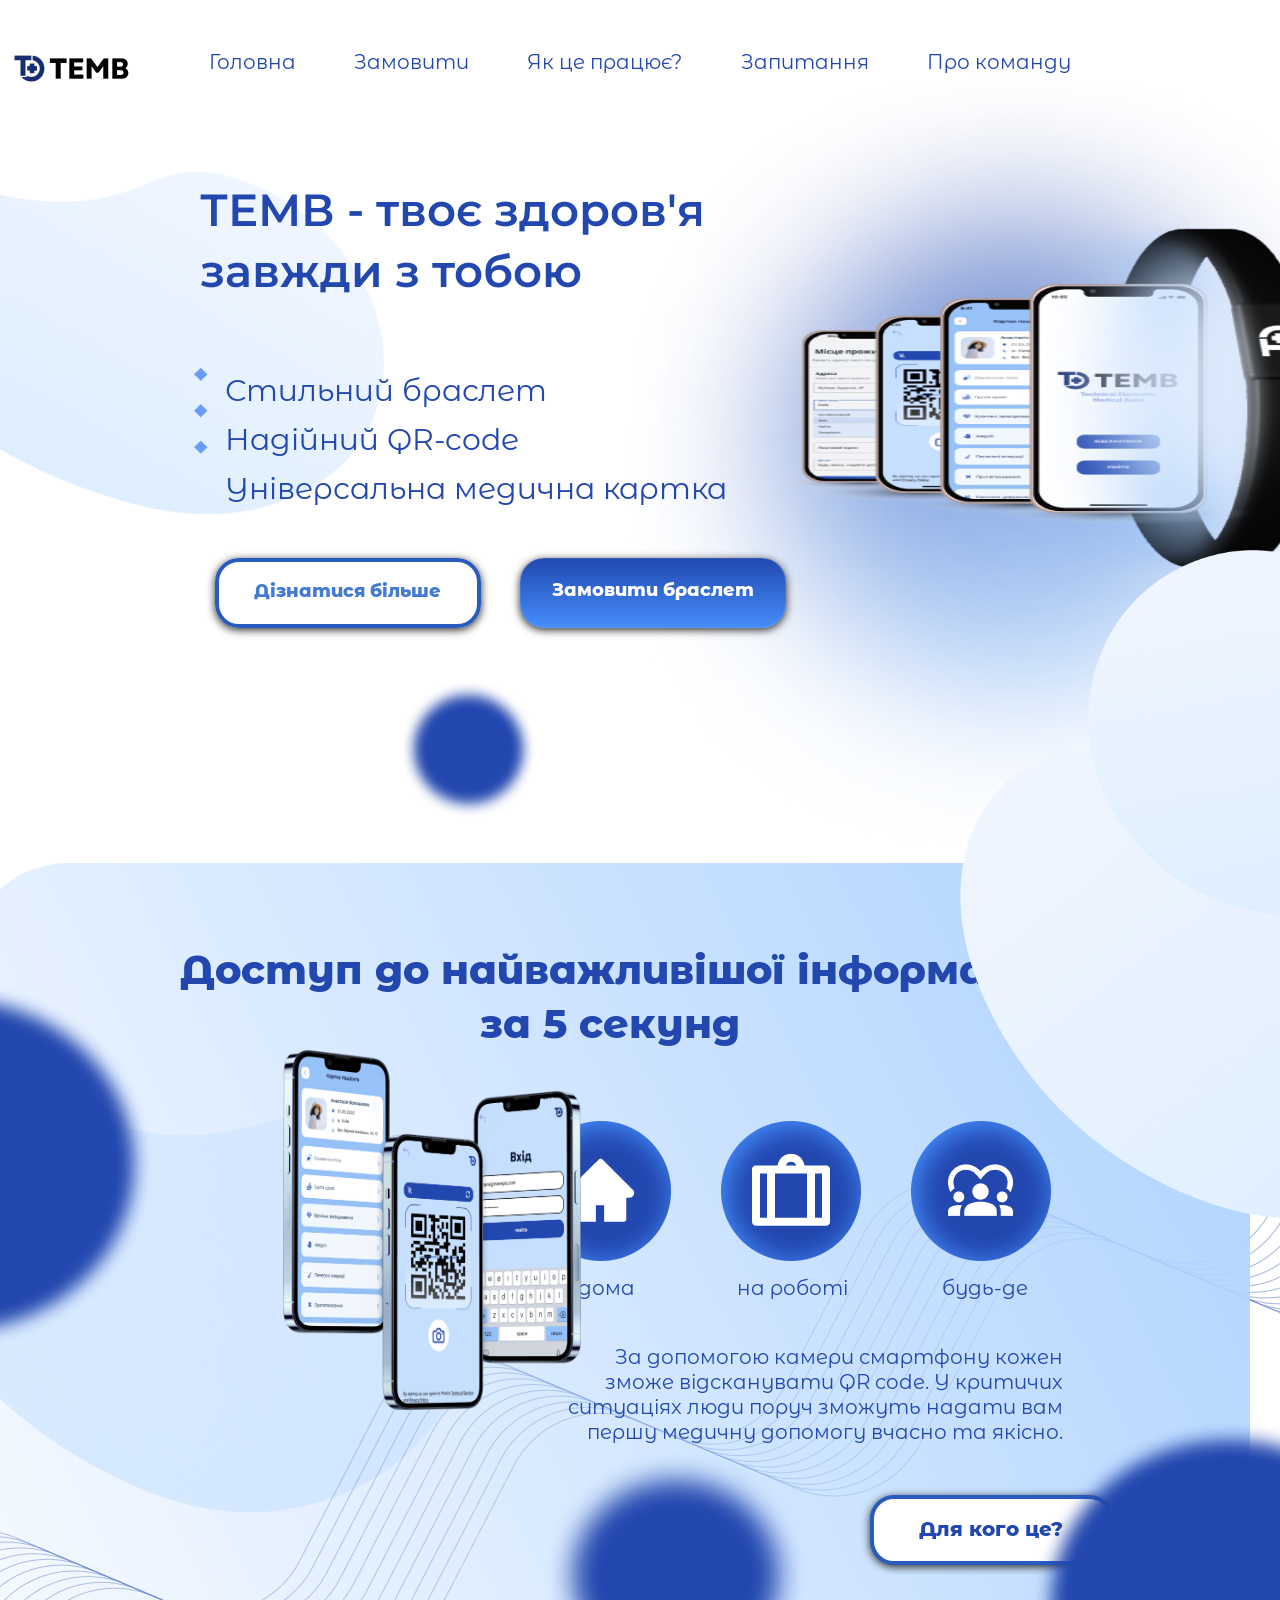
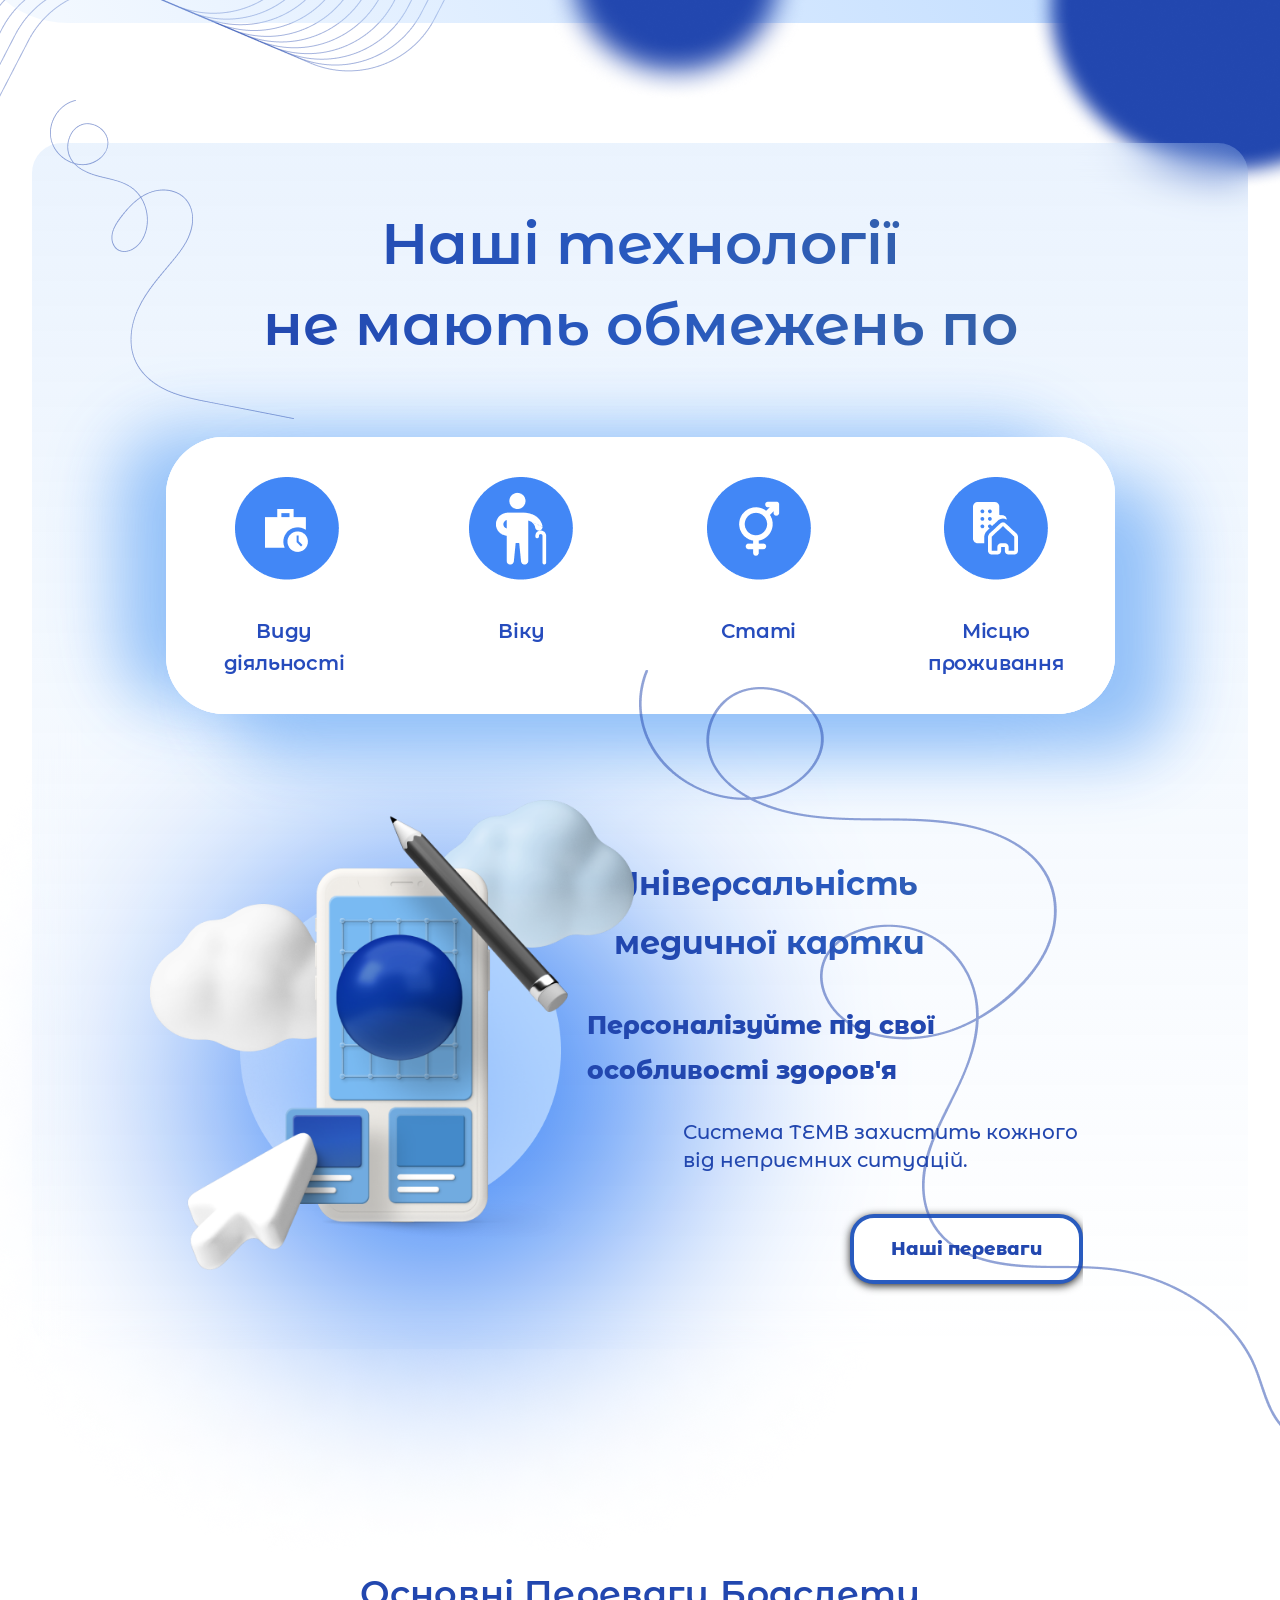
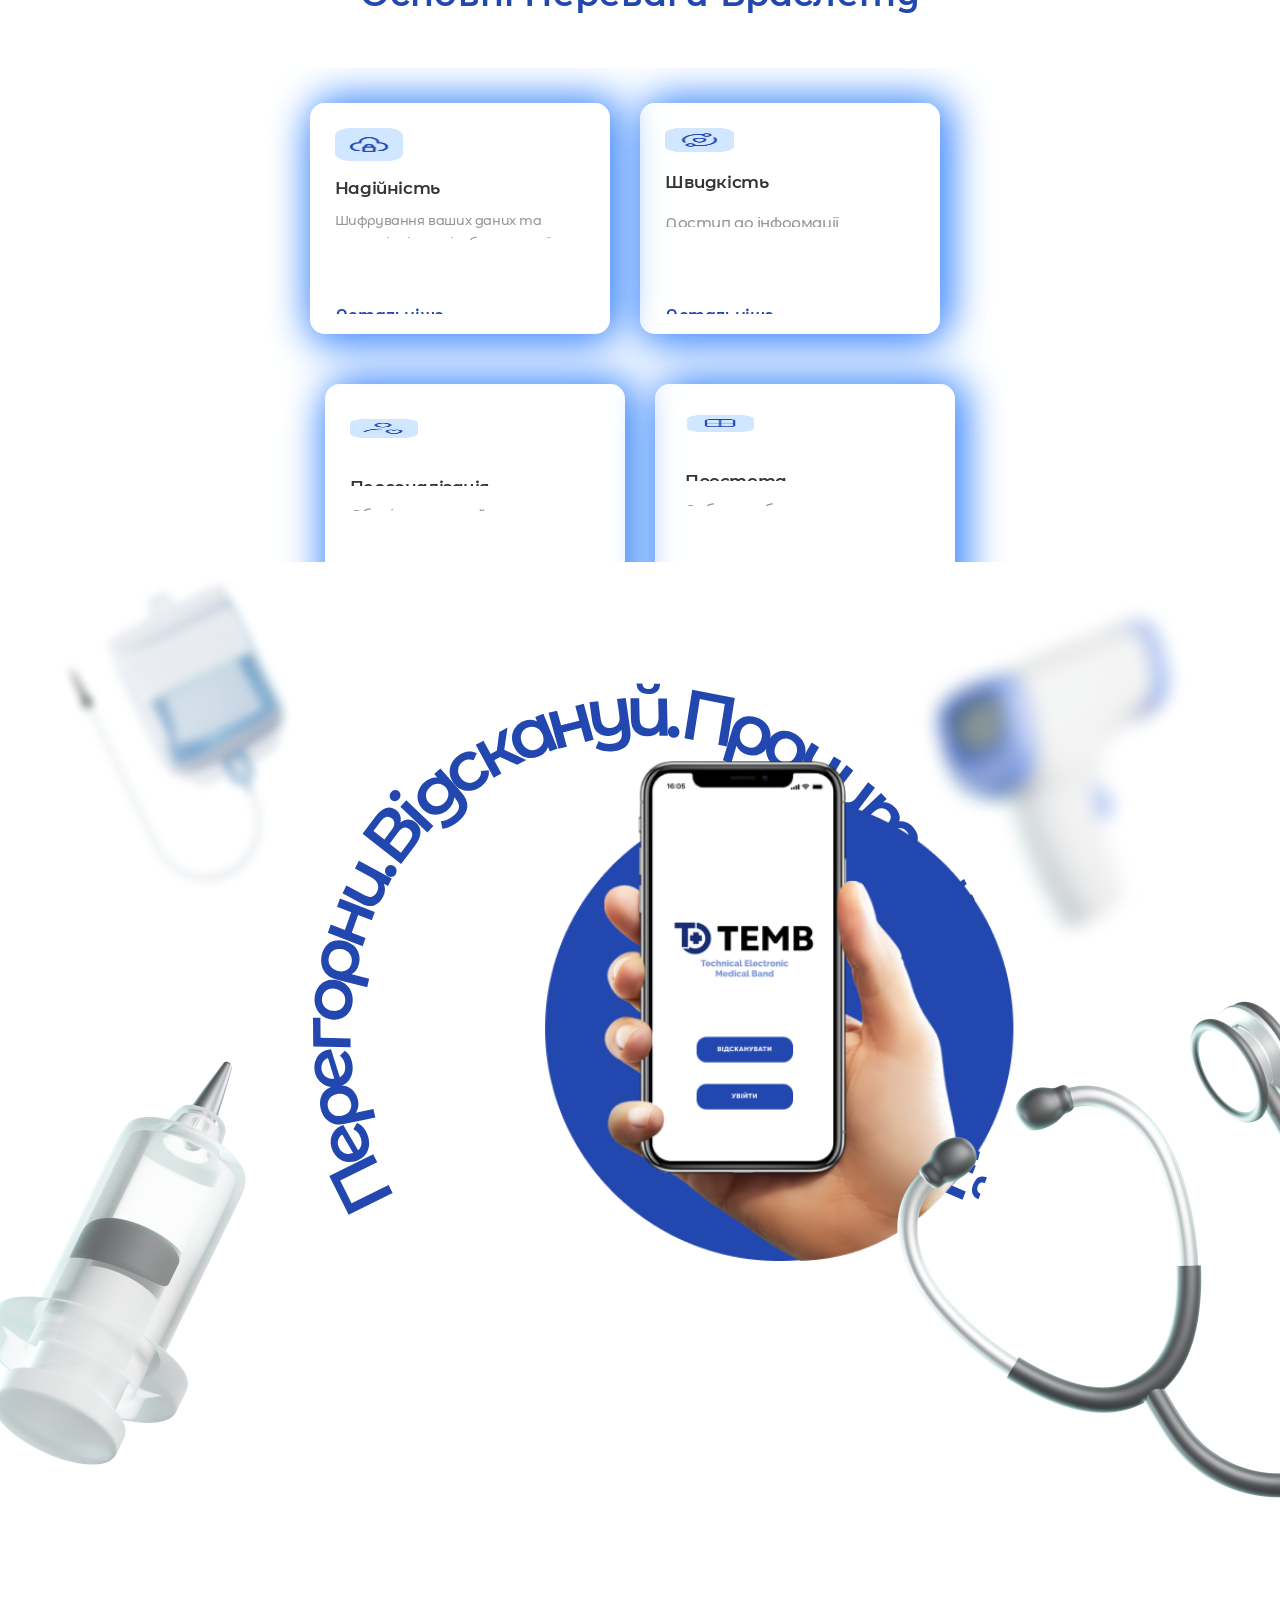
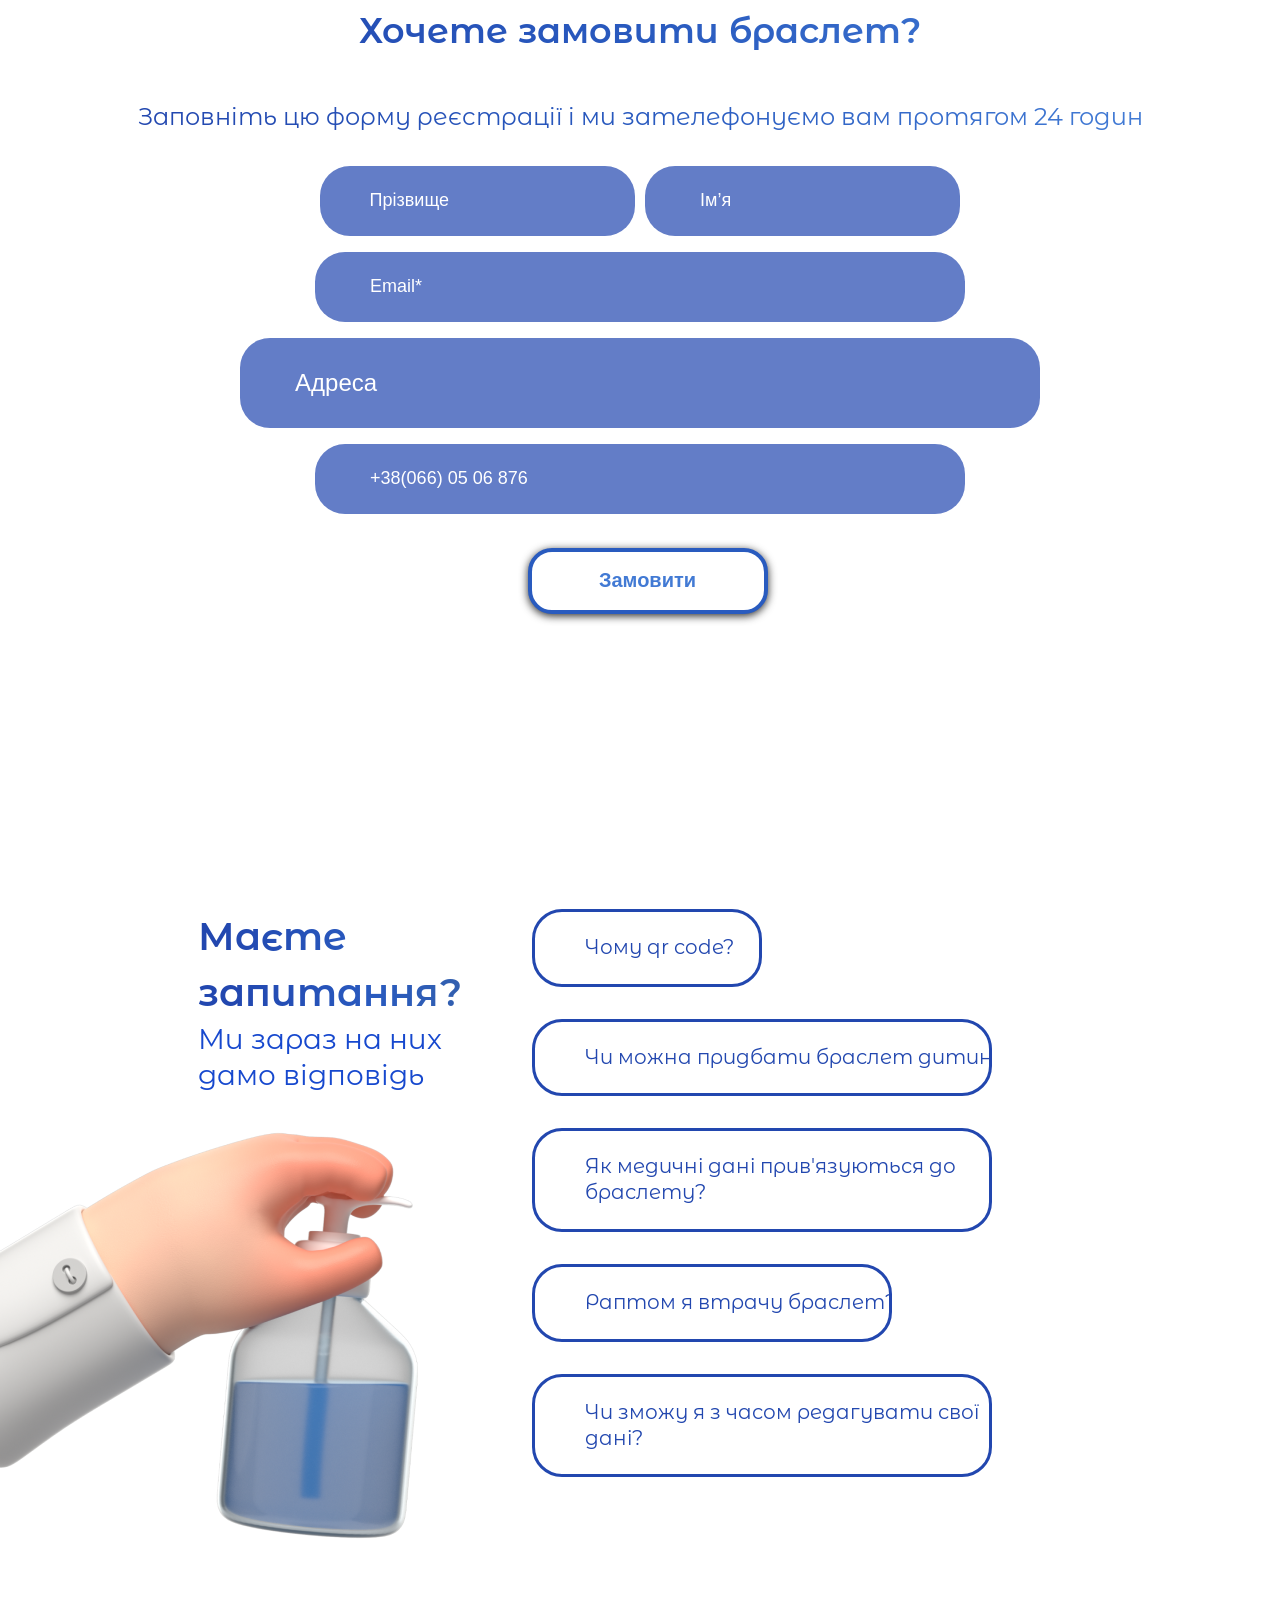
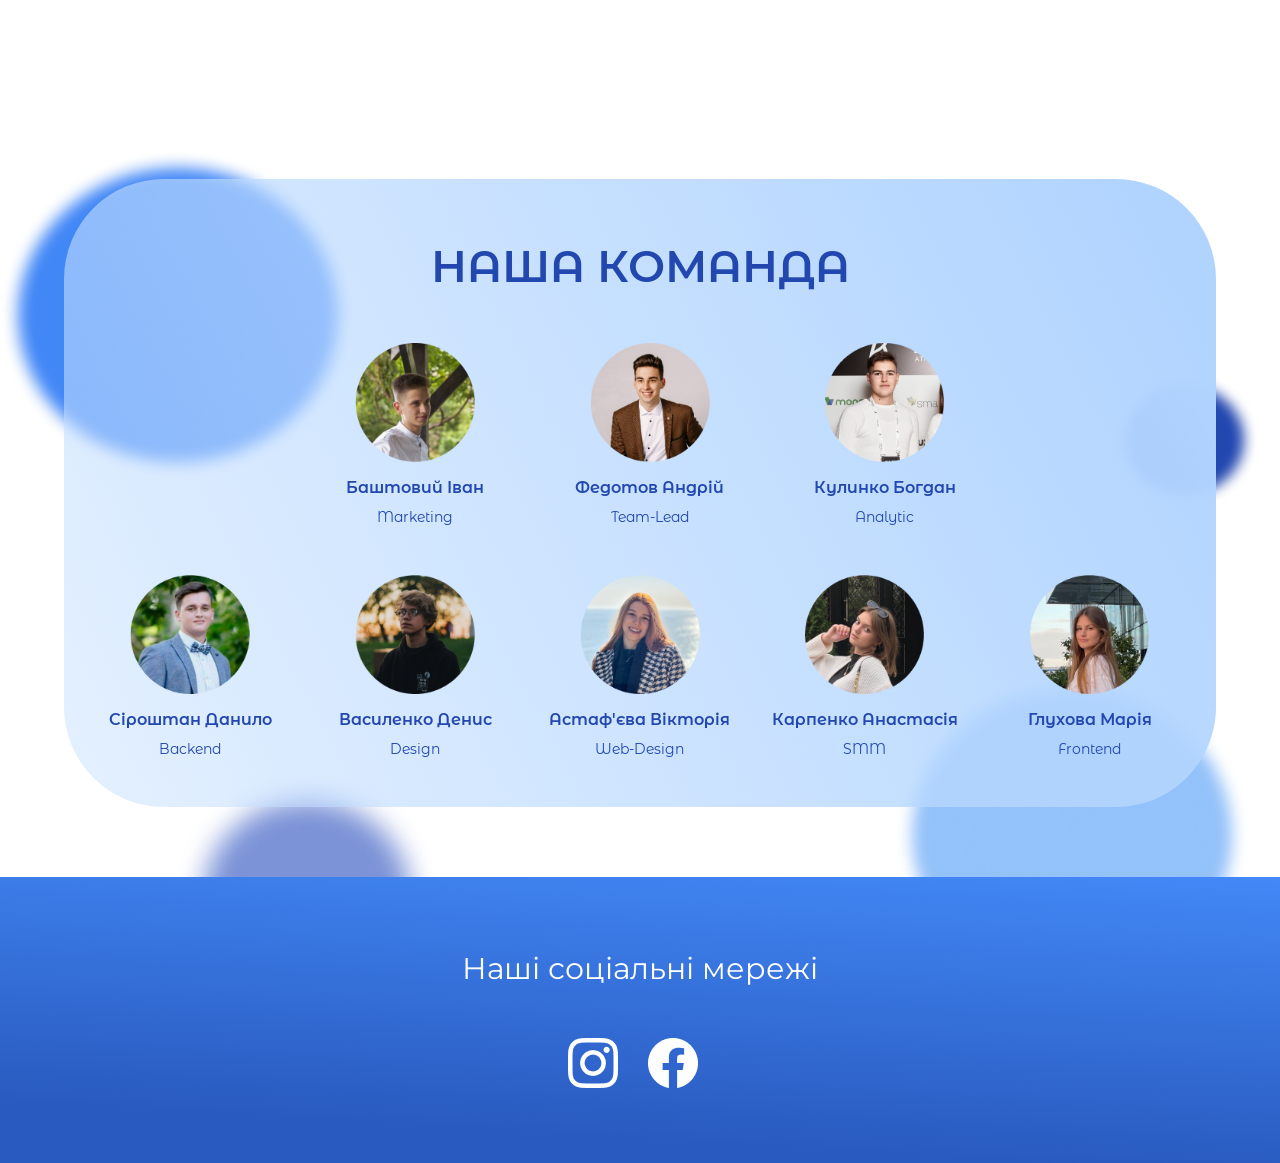
<file: index.html>
<!DOCTYPE html>
<html lang="en">
<head>
    <meta charset="UTF-8">
    <meta http-equiv="X-UA-Compatible" content="IE=edge">
    <meta name="viewport" content="width=device-width, initial-scale=1.0">
    <title>Document</title>
    <link rel="preconnect" href="https://fonts.googleapis.com">
    <link rel="preconnect" href="https://fonts.gstatic.com" crossorigin>
    <link href="https://fonts.googleapis.com/css2?family=Montserrat+Alternates:wght@200;300;400;600;700;800&display=swap" rel="stylesheet">
    <link rel="preconnect" href="https://fonts.googleapis.com">
    <link rel="preconnect" href="https://fonts.gstatic.com" crossorigin>
    <link href="https://fonts.googleapis.com/css2?family=Montserrat:wght@400;600;800&display=swap" rel="stylesheet">
    <link rel="stylesheet" href="style.css">
</head>
<body>

    <img src="./Ellipse 13 (1).png" alt="" class="ellipseFirstSection">
    <img src="./VectorFirstSection.png" alt="" class="vectorFirstSection">
    <img src="./logo.png" alt="" class="logo">
    <img src="./pointsH2.png" alt="" class="pointsH2">
    <img src="./vectorArmFirstSection.png" alt="" class="vectorArmFirstSection">
    <header>
            <nav>
                <a href="#">Головна</a>
                <a href="#fifthSection">Замовити</a>
                <a href="#secondSection">Як це працює?</a>
                <a href="#sixthSection">Запитання</a>
                <a href="#footer">Про команду</a>
            </nav>
    </header>
    
    
    <div class="firstSection">
        <h1>ТЕМВ - твоє здоров'я <br>завжди з тобою</h1>
        <h2>Стильний браслет<br>
            Надійний QR-code<br>
            Універсальна медична картка</h2>
        <div class="buttonFirstSection">
            <a href="#secondSection" class="moreFirstSection">Дізнатися більше</a>
            <a href="#fifthSection" class="orderFirstSection">Замовити браслет</a>
        </div>
    </div>

    <img src="./mainPhotoFirstSection.png" alt="" class="phoneArmFirstSection">
    <img src="./miniElipseFirstSection.png" alt="" class="miniElipseFirstSection">
    

    <div class="secondSection" id="secondSection">
        <div class="secondSectionContent">
            <span class="secondSectionFirstText">Доступ до найважливішої інформації <br>
                за 5 секунд
            </span>
        
            <div class="secondSectionMainContent">
                <div class="icons">
                    <img src="./iconHome.png" alt="" >
                    <img src="./iconJob.png" alt="">
                    <img src="./iconPeople.png" alt="">
                    <p>вдома</p>
                    <p>на роботі</p>
                    <p>будь-де</p>
                </div>
    
                <span class="secondSectionSecondText">За допомогою камери смартфону кожен зможе відсканувати QR code. У критичих ситуаціях люди поруч зможуть надати вам першу медичну допомогу вчасно та якісно.
                </span>
        
                <a href="#thirdSection" class="buttonSecondSection"/>Для кого це?</a>
            </div>
        </div>
    
       </div>
       <img src="./vectorSecondSection.png" alt="" class="vectorSecondSection">
       <img src="./vectorSecondSectionBackIphone.png" alt="" class="vectorSecondSectionBackIphone">
       <img src="./iphoneSecondSection.png" alt="" class="iphoneSecondSection">
       <img src="./Ellipse6.png" alt="" class="Ellipse6">
       <img src="./Ellipse5.png" alt="" class="Ellipse5">
       <img src="./Ellipse2.png" alt="" class="Ellipse2">
       <img src="./linesSecondSection.png" alt="" class="linesSecondSection">

       <div class="thirdSection" id="thirdSection">

        <div class="thirdSectionContent">
            <p class="thirdSectionMainText">Наші технології <br>
                не мають обмежень по</p>
    
            <div class="thirdSectionAnimation">
                <div class="thirdSectionAnimationFirst">
                    <img src="./thirdSectionAnimationFirst.png" alt="">
                    <p class="thirdSectionTextFirstAnimation">Виду <br> діяльності</p>
                </div>
                <div class="thirdSectionAnimationSecond">
                    <img src="./thirdSectionAnimationSecond.png" alt="">
                    <p>Віку</p>
                </div>
                <div class="thirdSectionAnimationThird">
                    <img src="./thirdSectionAnimationThird.png" alt="">
                    <p>Статі</p>
                </div>
                <div class="thirdSectionAnimationFourth">
                    <img src="./thirdSectionAnimationFourth.png" alt="">
                    <p>Місцю <br> проживання</p>
                </div>
            </div>
    
            <div class="thirdSectionText">
                <h1>Універсальність <br> медичної картки</h1>
                <h2>Персоналізуйте під свої <br> особливості здоров&apos;я</h2>
    
                <span class="aboutThirdSection">Система ТЕМВ захистить кожного від неприємних ситуацій.
                </span>
    
                <a href="#fourthSection" class="button"/>Наші переваги</a>
            </div>
    
        </div>
        </div>
       <img src="./EllipseThirdSection.png" alt="" class="EllipseThirdSection">
       <img src="./ovalThirdSection.png" alt="" class="ovalThirdSection">
       <img src="./firstPhoneThirdSection.png" alt="" class="firstPhoneThirdSection">
       <img src="./firstLineThirdSection.png" alt="" class="firstLineThirdSection">
       <img src="./secondLineThirdSection.png" alt="" class="secondLineThirdSection">

       <div class="fourthSection" id="fourthSection">
    
        <h1>Основні переваги браслету</h1>
        
        <div class="Advantages">
            <div class="tracking">
                <img src="./tracking.png" alt="" class="trackingImg">
                <p class="trackingH2">Надійність</p>
                <p class="trackingText"> Шифрування ваших даних та <br> достовірність відображуваної
                інформації</p>
                <a href="#sixthSection" class="aTracking">Детальніше</a>
            </div>
            <div class="emergencyCare">
                <img src="./emergencyCare.png" alt="" class="emergencyCareImg">
                <p class="emergencyCareH2">Швидкість</p>
                <p class="emergencyCareText">Доступ до інформації <br> за 5 секунд</p>
                <a href="#sixthSection" class="aTracking">Детальніше</a>
            </div>
            <div class="detailInfo">
                <img src="./detailInfo.png" alt="" class="detailInfoImg">
                <p class="detailInfoH2">Персоналізація</p>
                <p class="detailInfoText">Оберіть власний <br> стиль браслету</p>
                <a href="#sixthSection" class="aTracking">Детальніше</a>
            </div>
            <div class="consultation">
                <img src="./consultation.png" alt="" class="consultationImg">
                <p class="consultationH2">Простота</p>
                <p class="consultationText">Робота з браслетом <br> в один клік</p>
                <a href="#sixthSection" class="aTracking">Детальніше</a>
            </div>
        </div>
        
   </div>

   <div class="roundTextDiv">
    <img src="./roundText.svg" alt="">
    <img src="./roundTextIphone.png" alt="" class="roundTextIphone">

  </div>

  <img src="./Infusion.png" alt="" class="infusion">
  <img src="./ThermoGun.png" alt="" class="thermoGun">
  <img src="./Syringe.png" alt="" class="syringe">
  <img src="./Stetoscope.png" alt="" class="stetoscope">

  <div class="fifthSection" id="fifthSection">
    <h1>Хочете замовити браслет?</h1>
    <h2>Заповніть цю форму реєстрації і ми зателефонуємо вам протягом 24 годин</h2>

    <form id="tembForm" name="tembForm" method="post">
        <input type="text" size="40" id="flastname" name="flastname" placeholder="Прізвище">
        <input type="text" size="40" id="fname" name="fname" placeholder="Ім’я">
        <input type="email" id="fmail" name="fmail" placeholder="Email*">
        <input type="text" size="40" id="fadress" name="fadress" placeholder="Адреса">
        <input type="tel" id="ftel" name="ftel" placeholder="+38(066) 05 06 876">

        <input type="submit" id="fsubbutton" value="Замовити">
        
       </form>
   </div>


   <div class="sixthSection" id="sixthSection">
    <div class="sixthSectionMainText"> 
        <h1>Маєте <br>запитання?</h1>
        <p class="answers">Ми зараз на них дамо відповідь</p>
    </div>
    <div class="questions">
        <div class="questionFirst" >
            <p>Чому qr code?</p>
            <p class="answerFirst">
                ⁃ Швидкий доступ до найважливіших 
                <br> &nbsp;&nbsp;&nbsp;даних <br>
                ⁃ Простота у використанні <br>
                ⁃ Не потребує підзарядки
               </p>
        </div>
        <div class="questionSecond">
            <p>Чи можна придбати браслет дитині?</p>
            <p class="answerSecond">Звісно що так. Тому що, немає жодних <br> обмежень ні за віком, статтю, чи за <br>розміром вашої руки. Технологія  <br> залишається незмінною. Але Вам <br>доведеться заповнити медичну картку <br>своєї дитини мають батьки.
            </p>
        </div>
        <div class="questionThird">
            <p>Як медичні дані прив'язуються до <br> браслету?</p>
            <p class="answerThird">Медичні дані прив'язуються до <br> браслету за допомогою Qr-code <br> системи. Відкривши веб-додаток, ви <br> можете самостійно занести <br> інформацію про групу крові, алергії, <br> хронічні захворювання, перенесені <br> операції, протипоказання, контакти <br> довірених осіб тощо.
            </p>
        </div>
        <div class="questionFourth">
            <p>Раптом я втрачу браслет?</p>
            <p class="answerFourth">Не біда! Ви можете будь-коли <br> заблокувати свій браслет на  <br> випадок. Якщо ви втратите його і <br> хтось  знайде браслет ТЕМВ, він не <br> зможе отримати доступ до вашої <br> медичної чи особистої інформації.
            </p>
        </div>
        <div class="questionFifth">
            <p>Чи зможу я з часом редагувати свої <br> дані?</p>
            <p class="answerFifth">Ви зможете редагувати власний <br> профіль у будь-який час за <br> необхідності.
            </p>
        </div>
    </div>
    
   </div>

   <img src="./questionsImg.png" alt="" class="questionsImg">

   <div class="ourTeam">
        <div class="ourTeamContent">
            <h1>Наша команда</h1>

            <div class="ourTeamImg">
                <div class="ivan">
                    <img src="./ivan.png" alt="">
                    <h2>Баштовий Іван</h2>
                    <h3>Marketing</h3>
                </div>
                <div class="andriy">
                    <img src="./andriy.png" alt="">
                    <h2>Федотов Андрій</h2>
                    <h3>Team-Lead</h3>
                </div>
                <div class="bohdan">
                    <img src="./bohdan.png" alt="">
                    <h2>Кулинко Богдан</h2>
                    <h3>Analytic</h3>
                </div>
                <div class="daniil">
                    <img src="./daniil.png" alt="">
                    <h2>Сіроштан Данило</h2>
                    <h3>Backend</h3>
                </div>
                <div class="denys">
                    <img src="./denys.png" alt="">
                    <h2>Василенко Денис</h2>
                    <h3>Design</h3>
                </div>
                <div class="vika">
                    <img src="./vika.png" alt="">
                    <h2>Астаф'єва Вікторія</h2>
                    <h3>Web-Design</h3>
                </div>
                <div class="nastya">
                    <img src="./nastya.png" alt="">
                    <h2>Карпенко Анастасія</h2>
                    <h3>SMM</h3>
                </div>
                <div class="maria">
                    <img src="./maria.png" alt="">
                    <h2>Глухова Марія</h2>
                    <h3>Frontend</h3>
                </div>
            </div>

        </div>
   </div>

   <img src="./ellipse7.png" alt="" class="ellipse7">
   <img src="./ellipse8.png" alt="" class="ellipse8">
   <img src="./ellipse9.png" alt="" class="ellipse9">
   <img src="./ellipse10.png" alt="" class="ellipse10">

   <footer id="footer">
    
    <h1>Наші соціальні мережі</h1>
    <div class="footerIcons">
        <a href="https://www.instagram.com/temb.ua/?igshid=NDBlY2NjN2I=" target="_blank"><img src="./instagram.png" alt="" class="instagramFooter"></a>
        <a href="https://www.facebook.com/temb.ukr" target="_blank"><img src="./facebook.png" alt="" class="facebookFooter"></a>
    </div>
    
    
   </footer>


   <script type="text/javascript" src="script.js">
    </script>
</body>
</html>
</file>
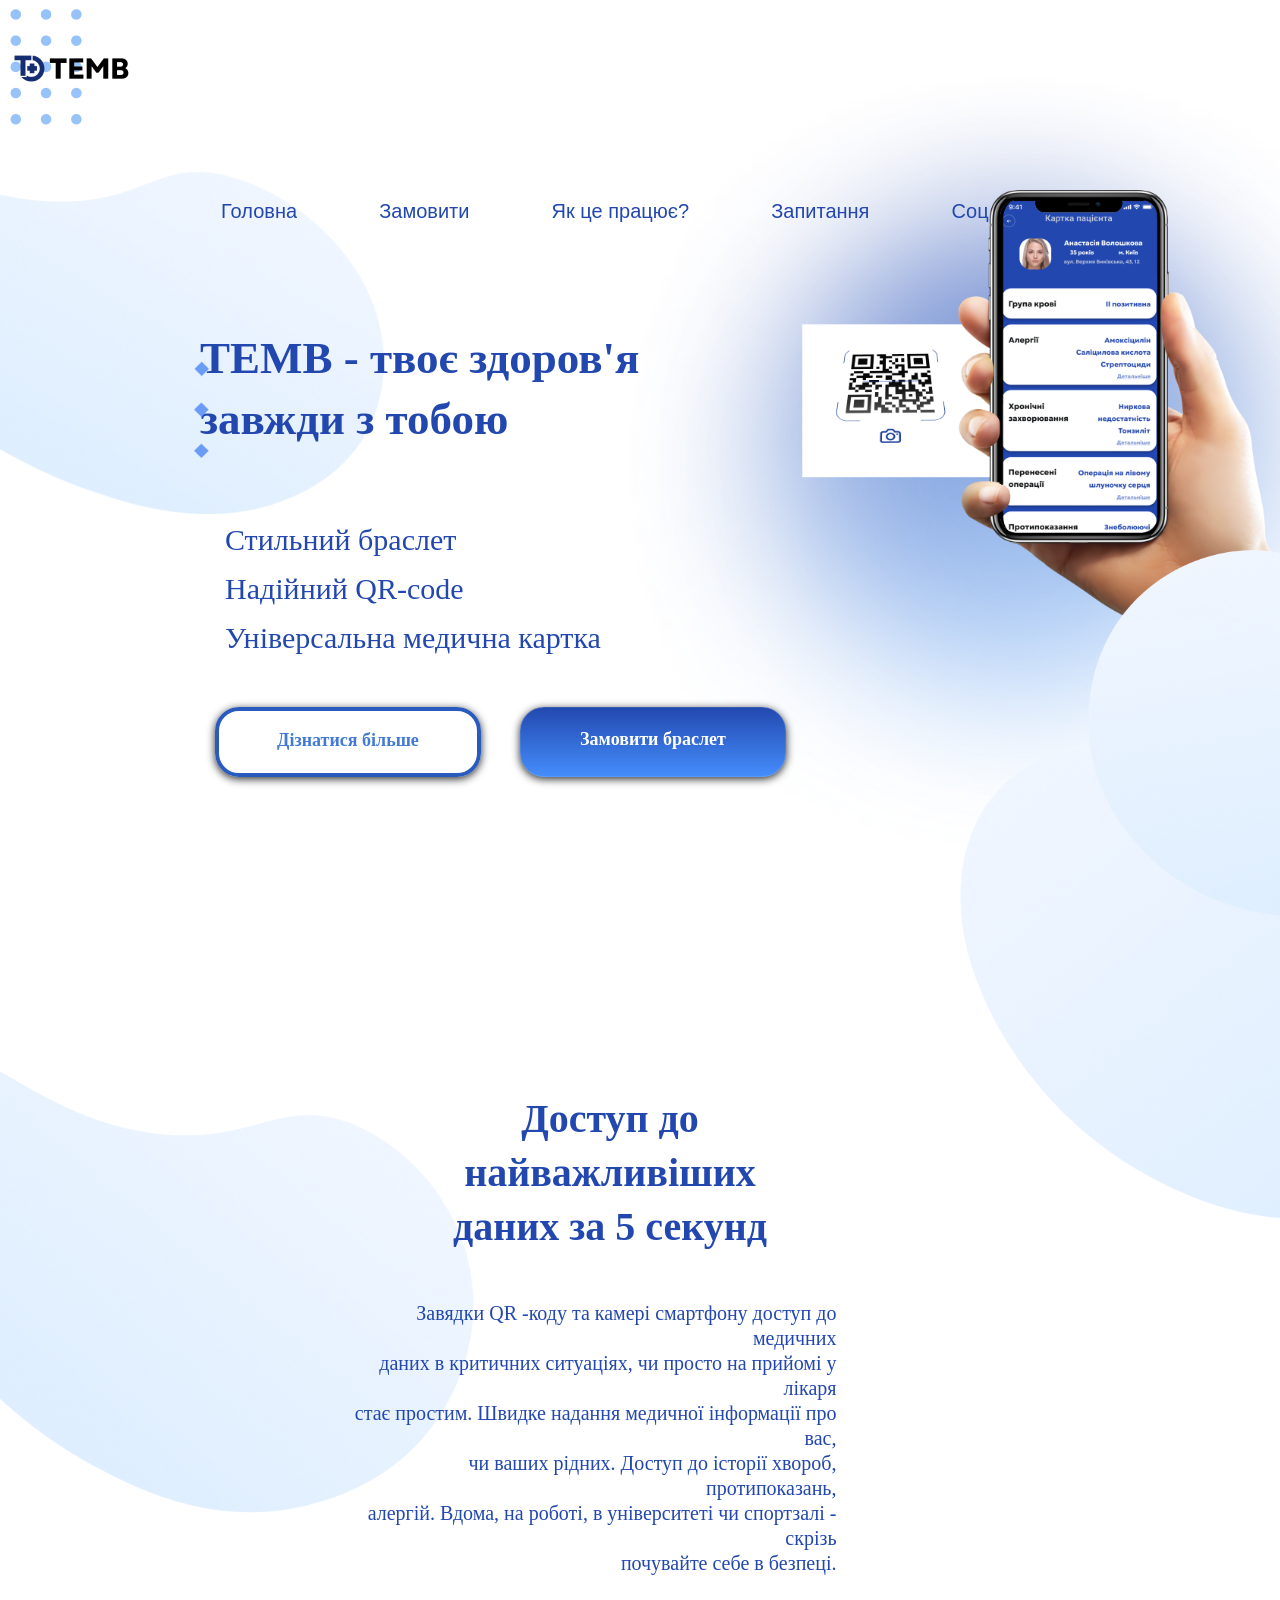
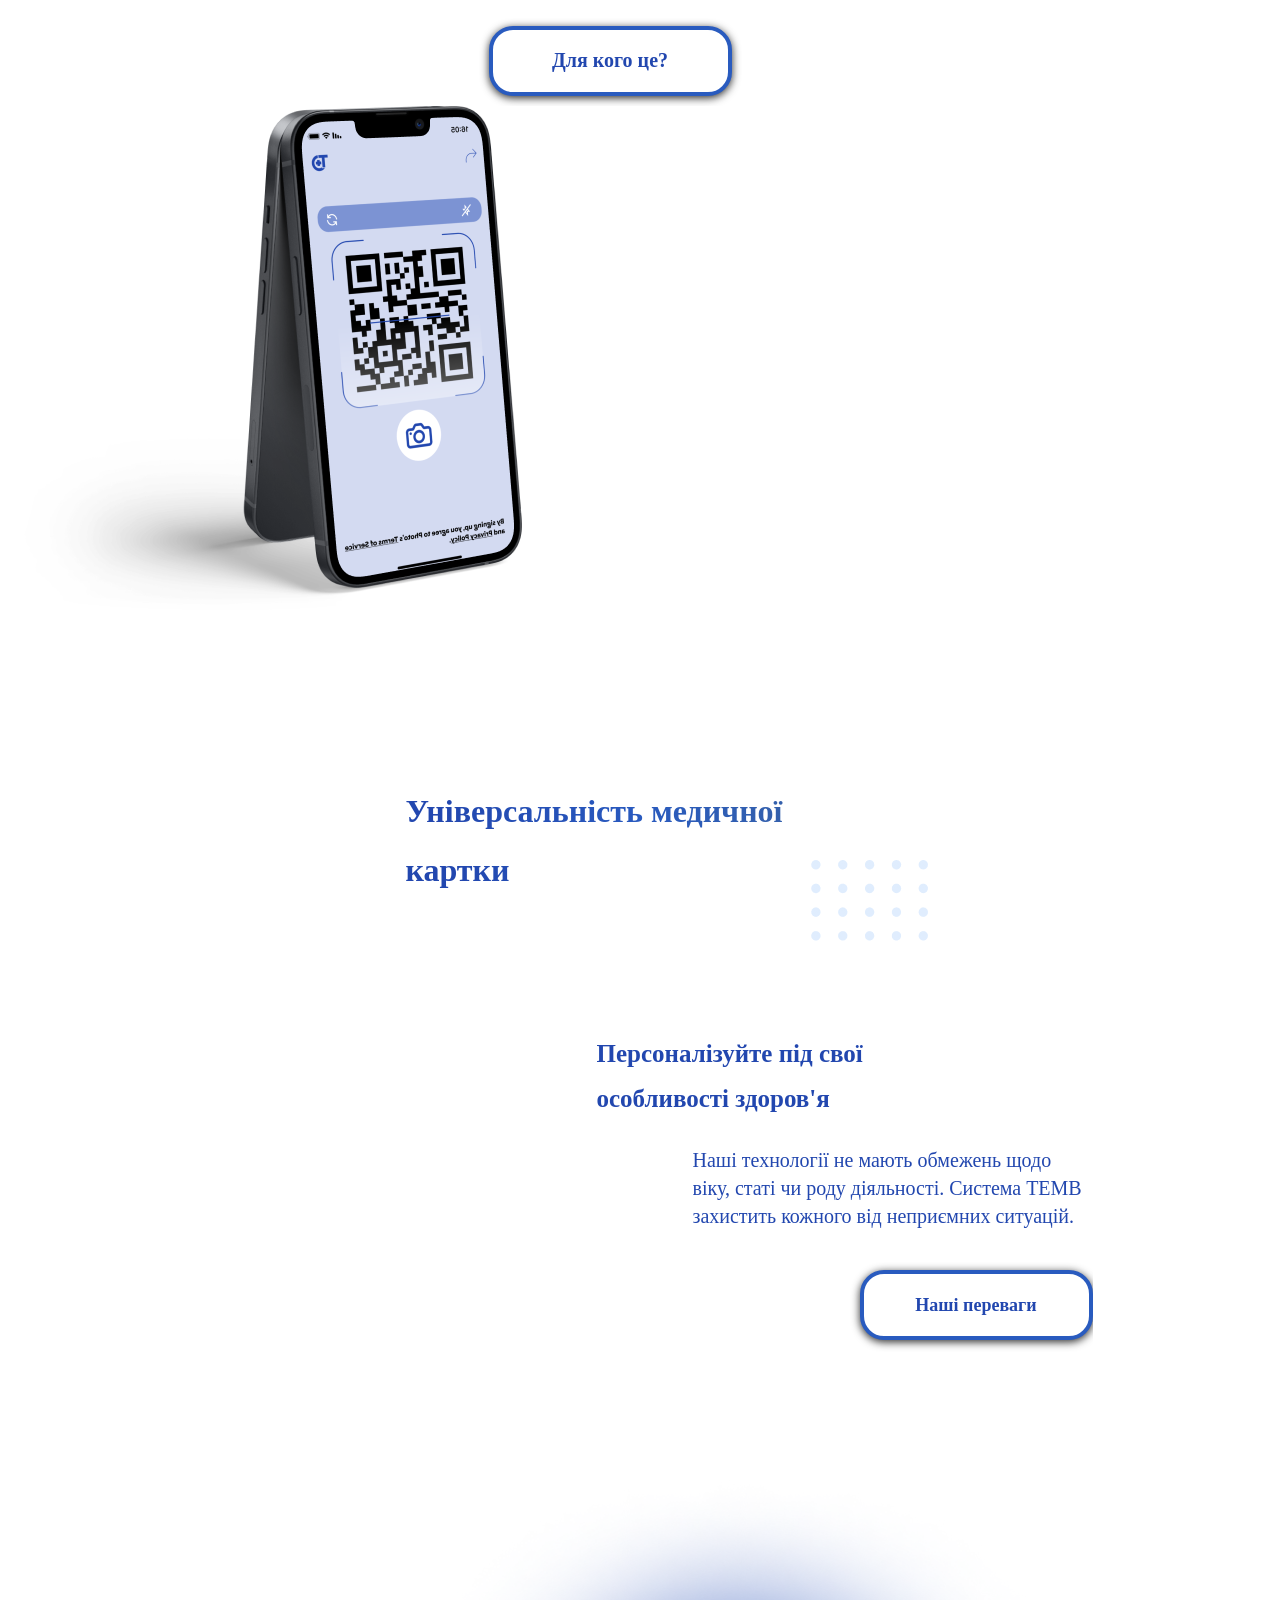
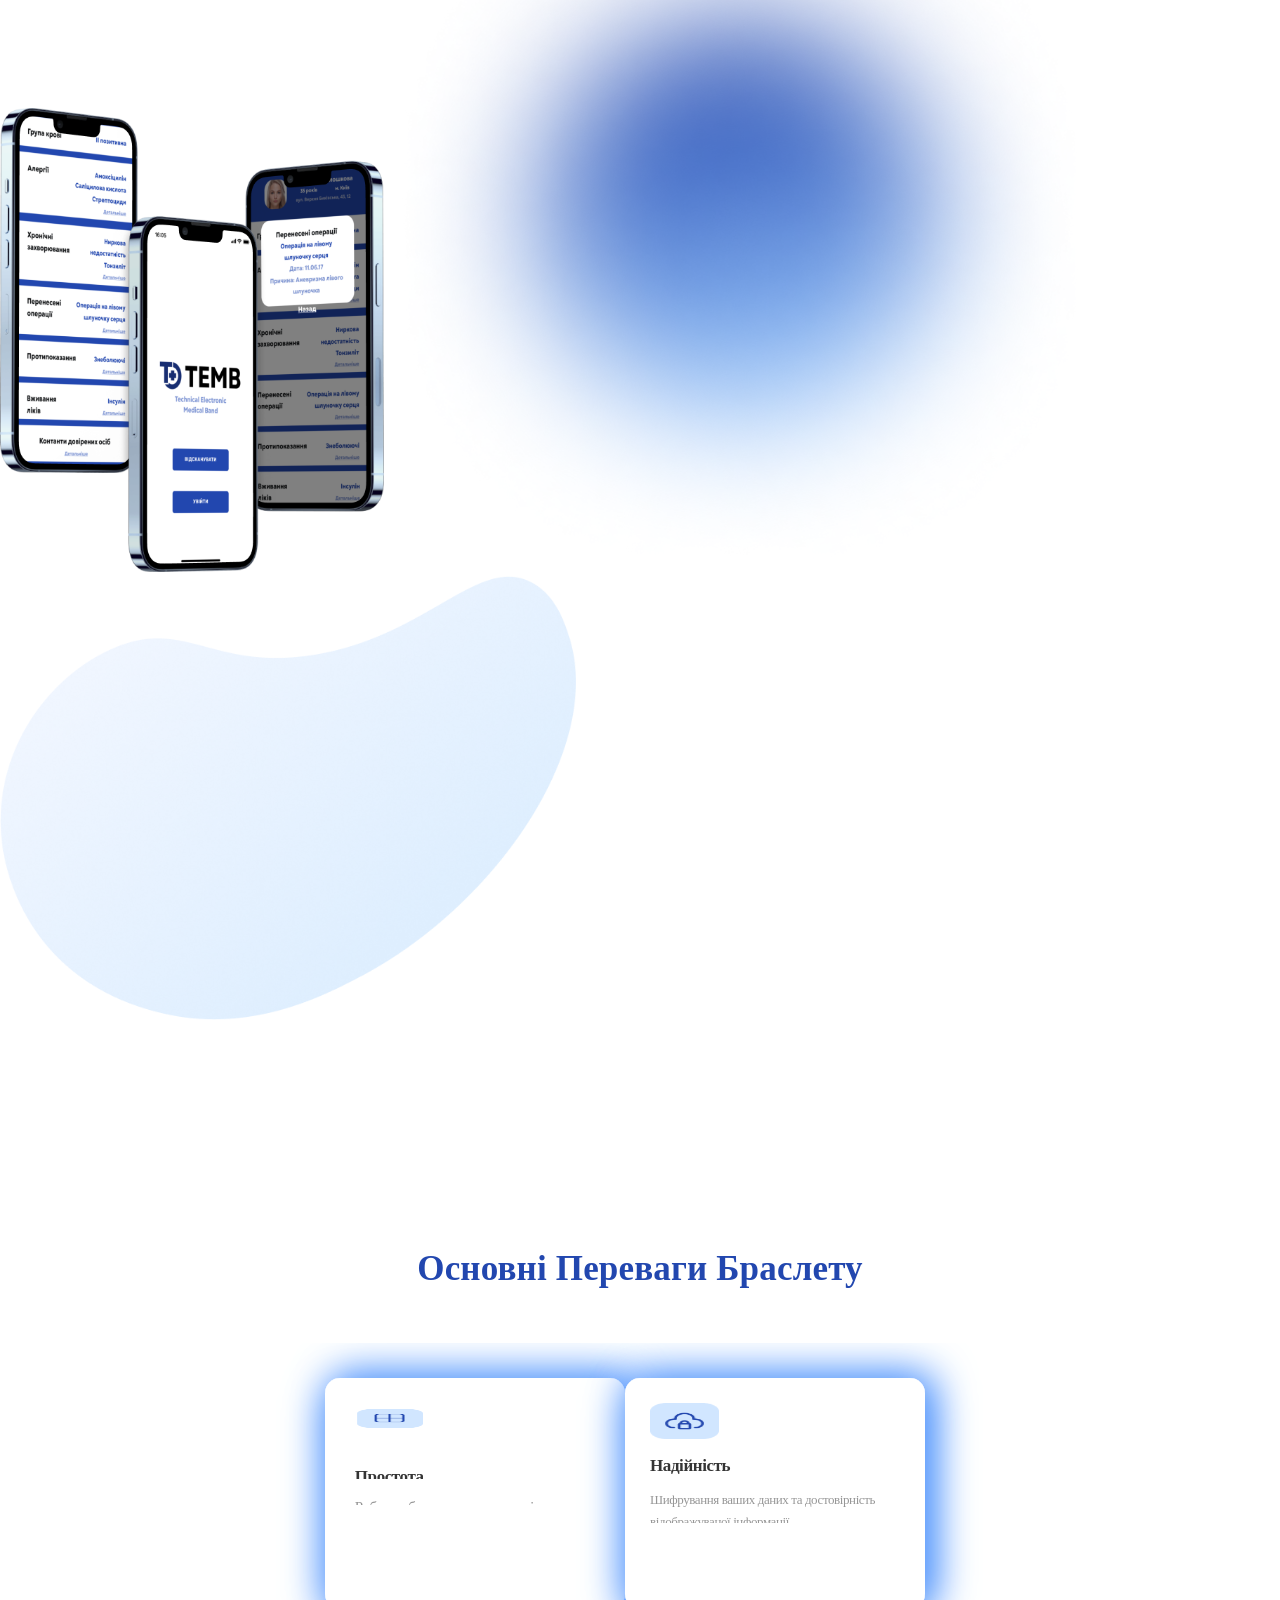
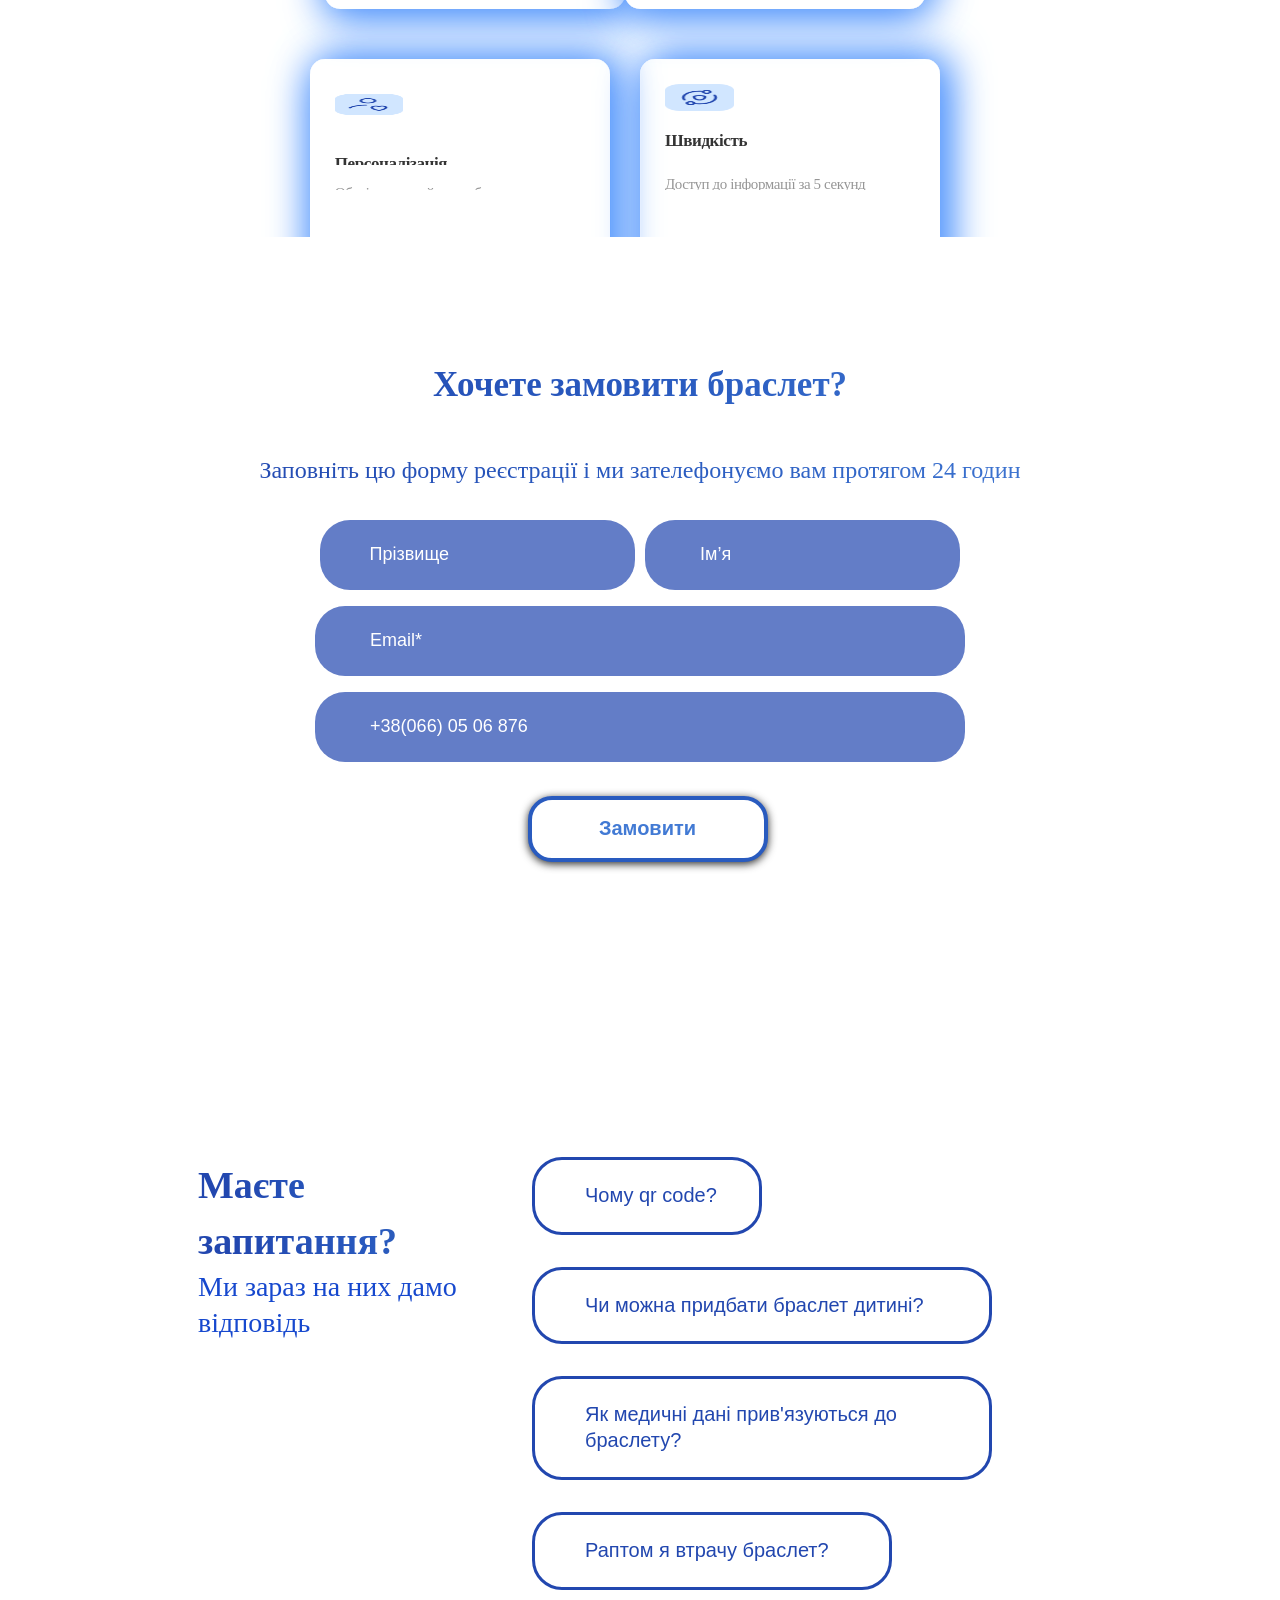
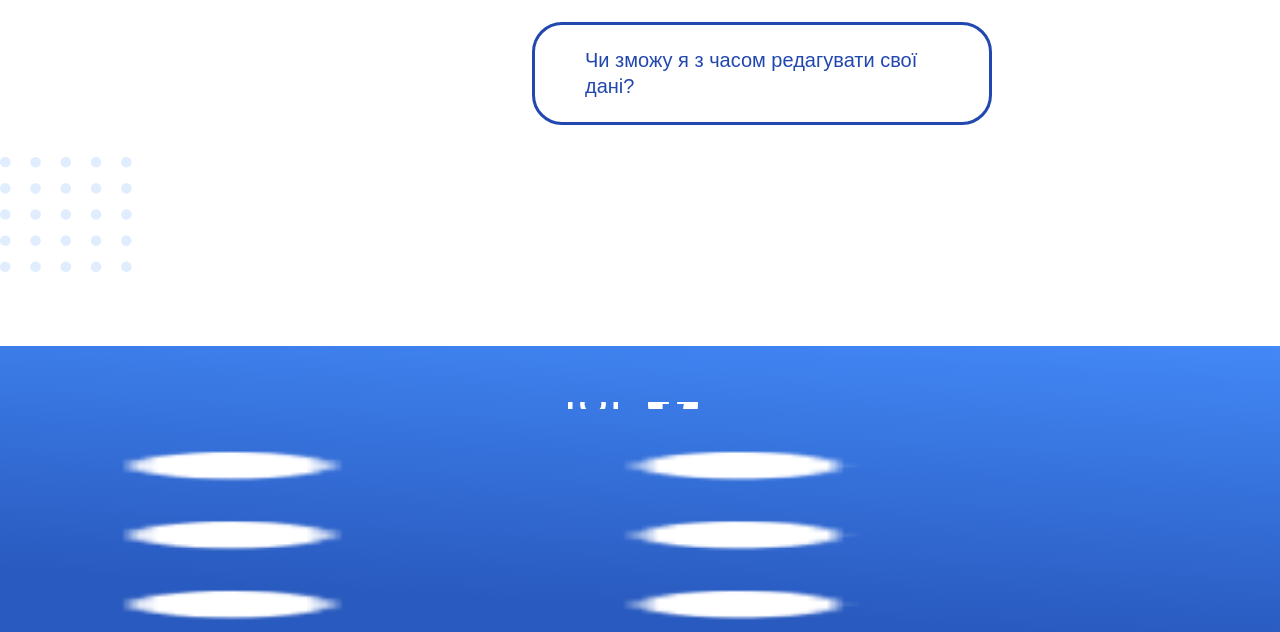
<file: index2.html>
<!DOCTYPE html>
<html lang="en">
<head>
    <meta charset="UTF-8">
    <meta http-equiv="X-UA-Compatible" content="IE=edge">
    <meta name="viewport" content="width=device-width, initial-scale=1.0">
    <title>Document</title>
    <link rel="preconnect" href="https://fonts.googleapis.com">
    <link rel="preconnect" href="https://fonts.gstatic.com" crossorigin>
    <link href="https://fonts.googleapis.com/css2?family=Raleway:wght@400;800&display=swap" rel="stylesheet">
    <link rel="stylesheet" href="style.css">
</head>
<body>
    <img src="./Ellipse 13 (1).png" alt="" class="ellipseFirstSection">
    <img src="./VectorFirstSection.png" alt="" class="vectorFirstSection">
    <img src="./logo.png" alt="" class="logo">
    <img src="./pointFirstSection.png" alt="" class="pointsFirstSection">
    <img src="./vectorArmFirstSection.png" alt="" class="vectorArmFirstSection">
    <img src="./h2.png" alt="" class="pointsH2">
    <header>
            <nav>
                <a href="#">Головна</a>
                <a href="#fifthSection">Замовити</a>
                <a href="#secondSection">Як це працює?</a>
                <a href="#sixthSection">Запитання</a>
                <a href="#footer">Соц мережі</a>
            </nav>
    </header>
    
    
    <div class="firstSection">
        <h1>ТЕМВ - твоє здоров'я <br>завжди з тобою</h1>
        <h2>Стильний браслет<br>
            Надійний QR-code<br>
            Універсальна медична картка</h2>
        <div class="buttonFirstSection">
            <a href="#secondSection" class="moreFirstSection">Дізнатися більше</a>
            <a href="#fifthSection" class="orderFirstSection">Замовити браслет</a>
        </div>
    </div>

    <img src="./phoneArm.png" alt="" class="phoneArmFirstSection">
    

   <div class="secondSection" id="secondSection">
        <span class="secondSectionFirstText">Доступ до <br>
            найважливіших <br>
            даних за 5 секунд
        </span>
        <div class="animation">
        
        </div>
    
        <span class="secondSectionSecondText">Завядки QR -коду та камері смартфону доступ до медичних <br> даних в критичних ситуаціях, чи просто на прийомі у лікаря <br> стає простим. Швидке надання медичної інформації про вас, <br> чи ваших рідних. Доступ до історії хвороб, протипоказань, <br> алергій. Вдома, на роботі, в університеті чи спортзалі - скрізь <br> почувайте себе в безпеці.
        </span>
    
        <a href="#thirdSection" class="buttonSecondSection"/>Для кого це?</a>

   </div>
   <img src="./iPhone 13.png" alt="" class="iphone13SecondSection">
   <img src="./vectorSecondSection.png" alt="" class="vectorSecondSection">
   <img src="./vectorSecondSectionBackIphone.png" alt="" class="vectorSecondSectionBackIphone">


   <div class="thirdSection" id="thirdSection">

        <h1>Універсальність медичної картки</h1>

        <div class="thirdSectionText">
            <h2>Персоналізуйте під свої <br> особливості здоров&apos;я</h2>

            <span class="aboutThirdSection">Наші технології не мають обмежень  щодо віку, статі чи роду
            діяльності.  Система ТЕМВ захистить кожного від  неприємних
            ситуацій.
            </span>

            <a href="#fourthSection" class="button"/>Наші переваги</a>
    </div>

        
   </div>
   <img src="./iPhone 13 Pro.png" alt="" class="iphone13Pro">
   <img src="./Ellipse 13 (1).png" alt="" class="ellipseThirdSection">
   <img src="./vectorThirdSection.png" alt="" class="vectorThirdSection">


   <img src="./pointsFourthSection.png" alt="" class="pointsFourthSection">
   <div class="fourthSection" id="fourthSection">
    
        <h1>Основні переваги браслету</h1>
        
        <div class="Advantages">
            <div class="consultation">
                <img src="./consultation.png" alt="" class="consultationImg">
                <p class="consultationH2">Простота</p>
                <p class="consultationText">Робота з браслетом в один клік</p>
            </div>
            <div class="tracking">
                <img src="./tracking.png" alt="" class="trackingImg">
                <p class="trackingH2">Надійність</p>
                <p class="trackingText"> Шифрування ваших даних та достовірність відображуваної
                інформації</p>
            </div>
            <div class="detailInfo">
                <img src="./detailInfo.png" alt="" class="detailInfoImg">
                <p class="detailInfoH2">Персоналізація</p>
                <p class="detailInfoText">Оберіть власний стиль браслету</p>
            </div>
            <div class="emergencyCare">
                <img src="./emergencyCare.png" alt="" class="emergencyCareImg">
                <p class="emergencyCareH2">Швидкість</p>
                <p class="emergencyCareText">Доступ до інформації за 5 секунд</p>
            </div>
        </div>
        
   </div>

   

   <div class="fifthSection" id="fifthSection">
    <h1>Хочете замовити браслет?</h1>
    <h2>Заповніть цю форму реєстрації і ми зателефонуємо вам протягом 24 годин</h2>

    <form id="tembForm" name="tembForm" method="post">
        <input type="text" size="40" id="flastname" name="flastname" placeholder="Прізвище">
        <input type="text" size="40" id="fname" name="fname" placeholder="Ім’я">
        <input type="email" id="fmail" name="fmail" placeholder="Email*">
        <input type="tel" id="ftel" name="ftel" placeholder="+38(066) 05 06 876">

        <input type="submit" id="fsubbutton" value="Замовити">
        
       </form>
   </div>

   <div class="sixthSection" id="sixthSection">
    <div class="sixthSectionMainText"> 
        <h1>Маєте <br>запитання?</h1>
        <p class="answers">Ми зараз на них дамо відповідь</p>
    </div>
    <div class="questions">
        <div class="questionFirst" >
            <p>Чому qr code?</p>
            <p class="answerFirst">
                ⁃ Швидкий доступ до найважливіших 
                <br> &nbsp;&nbsp;&nbsp;даних <br>
                ⁃ Простота у використанні <br>
                ⁃ Не потребує підзарядки
               </p>
        </div>
        <div class="questionSecond">
            <p>Чи можна придбати браслет дитині?</p>
            <p class="answerSecond">Звісно що так. Тому що, немає жодних <br> обмежень ні за віком, статтю, чи за <br>розміром вашої руки. Технологія  <br> залишається незмінною. Але Вам <br>доведеться заповнити медичну картку <br>своєї дитини мають батьки.
            </p>
        </div>
        <div class="questionThird">
            <p>Як медичні дані прив'язуються до <br> браслету?</p>
            <p class="answerThird">Медичні дані прив'язуються до <br> браслету за допомогою Qr-code <br> системи. Відкривши веб-додаток, ви <br> можете самостійно занести <br> інформацію про групу крові, алергії, <br> хронічні захворювання, перенесені <br> операції, протипоказання, контакти <br> довірених осіб тощо.
            </p>
        </div>
        <div class="questionFourth">
            <p>Раптом я втрачу браслет?</p>
            <p class="answerFourth">Не біда! Ви можете будь-коли <br> заблокувати свій браслет на  <br> випадок. Якщо ви втратите його і <br> хтось  знайде браслет ТЕМВ, він не <br> зможе отримати доступ до вашої <br> медичної чи особистої інформації.
            </p>
        </div>
        <div class="questionFifth">
            <p>Чи зможу я з часом редагувати свої <br> дані?</p>
            <p class="answerFifth">Ви зможете редагувати власний <br> профіль у будь-який час за <br> необхідності.
            </p>
        </div>
    </div>
    
   </div>

   

   
   <img src="./pointsAnswers.png" alt="" class="pointsAnswers">
   <footer id="footer">
    
    <h1>Наші соціальні мережі</h1>
    <div class="footerIcons">
        <a href="https://www.instagram.com/temb.ua/?igshid=NDBlY2NjN2I=" target="_blank"><img src="./instagram.png" alt="" class="instagramFooter"></a>
        <a href="https://www.facebook.com/temb.ukr" target="_blank"><img src="./facebook.png" alt="" class="facebookFooter"></a>
    </div>
    <p class="TembRights">©TEMB LTD 2022. All rights reserved</p>
    <img src="./pointsFooter.png" alt="" class="pointsFooter">
    
   </footer>

   <script type="text/javascript" src="script.js">
    </script>
</body>
</html>
</file>
<file: style.css>
html {
  font-family: 'Montserrat Alternates', sans-serif;
}

*{
    margin: 0%;
    padding: 0%;
    box-sizing: border-box;
    /* font-family: Inter,Gudea; */
    overflow-x: hidden;
}

body{
    background-color: #ffffff;
    width: 100%;
    height: auto;
    
}

a{
    text-decoration:none;
    color: #2247AF;
}

header{
    width: 100%;
    height: auto;
    display: flex;
    flex-direction: row;
    justify-content: center;
    align-items: center;
    padding-top: 30px;
    padding-bottom: 25px;
    /* position: fixed; */
    z-index: 3;
}

nav{
    width: 75%;
    border-radius: 30px;
    display: flex;
    flex-direction: row;
    justify-content: space-around;	
    padding: 20px;
    /* box-shadow:0px 2px 19px #2248af, inset 0px 0px 1px #ffffff;   */
    font-size: 20px;
    /* font-family: 'Gudea'; */
    font-weight: 400px;
    line-height: 120.00000476837158%;
    font-stretch: normal;
}



.firstSection{
    padding-left: 200px;
    padding-right: 200px;
    padding-top:60px;
    width: 100%;
    height: 700px;
}

.firstSection h1{
    color:#2247AF;
    padding-bottom: 50px;
    font-family: 'Montserrat';
    font-style: normal;
    font-weight: 600;
    font-size: 50px;
    line-height: 61px;
}

.firstSection h2{
    position: relative;
    left: 25px;
    padding-bottom: 30px;
    color: rgba(34, 71, 175, 1);
    font-family: 'Montserrat Alternates';
    font-style: normal;
    font-weight: 400;
    font-size: 24px;
    line-height: 49px;
    text-decoration: none;
}

.textFirstSection{
    display: flex;
    flex-direction: column;
    
}

.moreFirstSection{
  padding:20px 11px; 
  width:321px;
  height: 74px;
  font-family: 'Montserrat Alternates';
  font-style: normal;
  font-weight: 600;
  font-size: 20px;
  line-height: 24px;
  text-align: center;
  object-fit: cover;
  text-decoration:none;
  border:solid 4px #295bbf; 
  -webkit-border-radius:24px;
  -moz-border-radius:24px; 
  border-radius: 24px; 
  color:#427ad4; 
  /* background:#ffffff;  */
  -webkit-box-shadow:0px 2px 8px #2b2b2b, inset 0px 0px 1px #ffffff; 
  -moz-box-shadow: 0px 2px 8px #2b2b2b,  inset 0px 0px 1px #ffffff;  
  box-shadow:0px 2px 8px #2b2b2b, inset 0px 0px 1px #ffffff;
  margin-right: 15px;
}

.buttonFirstSection :first-child:hover{
  color: #ffffff;
  border: solid 0px #ffffff;
  background: linear-gradient(92.19deg, #2247AF -4.5%, #458DFC 100%);
  box-shadow: inset 4px 4px 10px rgba(151, 195, 249, 0.7);
}

.buttonFirstSection :nth-child(2):hover{
  color:#2247AF; 
  background-image:linear-gradient(92.19deg, #FFFFFF -4.5%, #93C1F9 100%);
  box-shadow: 0px 4px 4px rgba(0, 0, 0, 0.25);
  
}

.buttonFirstSection{
    display: flex;
    width: 60%;
    height: 170px;
    flex-direction: row;
    flex-wrap: nowrap;
    justify-content: space-between;
    padding-top: 15px;
    padding-left: 15px;
    padding-right: 15px;
    padding-bottom: 15px;
}

.orderFirstSection{
  color: rgba(255, 255, 255, 1);
  padding:20px 11px; 
  width:321px;
  height: 74px;
  font-family: 'Montserrat Alternates';
  font-style: normal;
  font-weight: 600;
  font-size: 20px;
  line-height: 24px;
  text-align: center;
  border-radius: 24px;
  text-decoration: none;
  padding:22px 11px; 
  border:none; 
  background-color:#2248af; 
  background-image: -moz-linear-gradient(top, #2248af 0%, #458efc 100%); 
  background-image: -webkit-linear-gradient(top, #2248af 0%, #458efc 100%); 
  background-image: -o-linear-gradient(top, #2248af 0%, #458efc 100%); 
  background-image: -ms-linear-gradient(top, #2248af 0% ,#458efc 100%); 
  filter: progid:DXImageTransform.Microsoft.gradient( startColorstr='#458efc', endColorstr='#458efc',GradientType=0 ); 
  background-image: linear-gradient(top, #2248af 0% ,#458efc 100%);   
  -webkit-box-shadow:0px 2px 8px #2b2b2b, inset 0px 0px 1px #ffffff; 
  -moz-box-shadow: 0px 2px 8px #2b2b2b,  inset 0px 0px 1px #ffffff;  
  box-shadow:0px 2px 8px #2b2b2b, inset 0px 0px 1px #ffffff;
}

.phoneArmFirstSection{
    position: absolute;
    top: 150px;
    right: 12%;
    width: 418px;
    height: 475px;
}

.ellipseFirstSection{
    position: absolute;
    top: 200px;
    right: -15%;
    z-index: -2;
    width: 65%;
    opacity: 70%;
}


.vectorFirstSection{
    position: absolute;
    top: 140px;
    left: -15%;
    z-index: -1;
    width: 45%;
}

.logo{
    position: absolute;
    top: 43px;
    left: 4%;
}

.vectorArmFirstSection{
    position: absolute;
    top: 750px;
    right: -3%;
    z-index: -1;
    width: 20%;
}

.miniElipseFirstSection{
  width: 138.03px;
  height: 139.49px;
  position: absolute;
  top:680px;
  left: 400.02px;
}

.pointsH2{
    position: absolute;
    top: 355px;
    left: 195px;
    height: 140px;
}

.secondSection{
    width: 100%;
    height: auto;
    display: flex;
    align-items: center;
    flex-direction: column;
    justify-content: center;
    z-index: -1;
}

.secondSectionContent{
  display: flex;
  flex-direction: column;
  background: linear-gradient(242.6deg, #B1D4FF 6.07%, rgba(200, 225, 255, 0.17) 99.09%);
  /* opacity: 0.8; */
  width: 1285px;
  height: 760px;
  border-radius: 100px;

}

.secondSectionFirstText{
  font-family: 'Montserrat Alternates';
  font-style: normal;
  font-weight: 600;
  font-size: 44px;
  line-height: 54px;
  text-align: center;
  color: #2247AF;
  padding-bottom: 15px;
  margin-top: 80px;
  z-index: 1;
  opacity: 1;
}

  .secondSectionSecondText{
    width: 553px;
    font-family: 'Montserrat Alternates';
    font-style: normal;
    font-weight: 400;
    font-size: 16px;
    line-height: 125%;
    text-align: right;
    color: #2247AF;
    padding-bottom: 50px;
    padding-right: 50px;
  }

.buttonSecondSection{
  position: relative;
  right: 2%;
  width: 300px;
  height: 67px;
  object-fit: cover;
  text-decoration:none; 
  text-align:center; 
  /* padding:67px, 67px;  */
  padding: 15px;
  border:solid 4px #295bbf;
  -webkit-border-radius:24px;
  -moz-border-radius:24px; 
  border-radius: 24px; 
  font-family: 'Montserrat Alternates';
  font-style: normal;
  font-weight: 600;
  font-size: 24px;
  line-height: 29px;
  background:#ffffff; 
  -webkit-box-shadow:0px 2px 8px #2b2b2b, inset 0px 0px 1px #ffffff; 
  -moz-box-shadow: 0px 2px 8px #2b2b2b,  inset 0px 0px 1px #ffffff;  
  box-shadow:0px 2px 8px #2b2b2b, inset 0px 0px 1px #ffffff;
  margin-bottom: 10px;
  
}

.secondSection a:hover{
  color: #ffffff;
  border: solid 0px #ffffff;
  background: #2247AF;
  box-shadow: inset 4px 4px 10px rgba(151, 195, 249, 0.7);
}

.secondSectionMainContent{
  display: flex;
  flex-direction: column;
  width: 100%;
  align-items: flex-end;
  padding-right: 140px;
  /* text-align: right; */
}

.icons{
  display: flex;
  flex-direction: row;
  flex-wrap: wrap;
  width: 582px;
  margin-top: 60px;
  margin-bottom: 45px;
}

.icons img{
  margin-right:50px;
}

.icons p{
  font-family: 'Montserrat Alternates';
  font-style: normal;
  font-weight: 400;
  font-size: 20px;
  line-height: 24px;
  text-align: center;
  color: #2247AF;
  margin-right: 52px;
  margin-top: 15px;
  width: 140px;
}

.vectorSecondSection{
    position: absolute;
    top: 1120px;
    left: -7%;
    z-index: -2;
    width: 47%;
}

.vectorSecondSectionBackIphone{
    position: absolute;
    top: 800px;
    right: -20%;
    z-index: -1;
    width: 50%;
}

.iphoneSecondSection{
  position: absolute;
  top:1050px ;
  left: 282.75px;
  width: 298px;
  height: 360.25px;
}

.Ellipse6{
  position: absolute;
  top:980px ;
  left: -111px;
  z-index: -1;
}

.Ellipse5{
  position: absolute;
  top: 1450px;
  left: 543px;
  z-index: -1;
}

.Ellipse2{
  position: absolute;
  top: 1420px;
  right: 0px;
  z-index: -1;
}

.linesSecondSection{
  position: absolute;
  top: 820px;
  left: 0px;
  z-index: -2;
  opacity: 0.8;
}

.thirdSection h1{
  width: 469px;
  font-family: 'Montserrat Alternates';
  font-style: normal;
  font-weight: 700;
  font-size: 48px;
  line-height: 59px;
  background: linear-gradient(260.14deg, #3762A6 10.72%, #295ABF 49.17%, #2247AF 89.04%);
  -webkit-background-clip: text;
  -webkit-text-fill-color: transparent;
  background-clip: text;
  text-fill-color: transparent;
  margin-top:40px;
  margin-bottom: 31px;
}

.thirdSection h2{
  width: 496px;
  font-family: 'Montserrat Alternates';
  font-style: normal;
  font-weight: 600;
  font-size: 32px;
  line-height: 45px;
  color: #2247AF;
  padding-bottom: 25px;
}

.aboutThirdSection{
  width: 350px;
  font-family: 'Montserrat Alternates';
  font-style: normal;
  font-weight: 500;
  font-size: 16px;
  line-height: 140%;
  color: #2247AF;
  margin-bottom: 40px;
}

.button{
  font-family: 'Montserrat Alternates';
  font-style: normal;
  font-weight: 600;
  font-size: 25px;
  line-height: 30px;
  text-align: center;
  width: 300px;
  height: 72.86px;
  text-decoration:none; 
  padding:16px 11px; 
  border:solid 4px #295bbf; 
  -webkit-border-radius:24px;
  -moz-border-radius:24px; 
  border-radius: 24px; 
  background:#ffffff; 
  -webkit-box-shadow:0px 2px 8px #2b2b2b, inset 0px 0px 1px #ffffff; 
  -moz-box-shadow: 0px 2px 8px #2b2b2b,  inset 0px 0px 1px #ffffff;  
  box-shadow:0px 2px 8px #2b2b2b, inset 0px 0px 1px #ffffff;
  margin-bottom: 15px;
  margin-left: 10px;
  }

  .thirdSection a:hover{
    color: #ffffff;
    border: solid 0px #ffffff;
    background: #2247AF;
    box-shadow: inset 4px 4px 10px rgba(151, 195, 249, 0.7);
  }

  .thirdSection{
    width: 100%;
    height: auto;
    margin-top:120px;
    display: flex;
    align-items: center;
    flex-direction: column;
    justify-content: center;
    margin-bottom: 150px;
  }

  .thirdSectionContent{
    background: linear-gradient(360deg, rgba(255, 255, 255, 0.0001) 0%, rgba(147, 193, 249, 0.19) 100%);
    backdrop-filter: blur(20px);
    border-radius: 30px;
    display: flex;
    flex-direction: column;
    width: 95%;
    align-items:center;
  }

  .thirdSectionMainText{
    width: 1036px;
    font-family: 'Montserrat Alternates';
    font-style: normal;
    font-weight: 600;
    font-size: 58px;
    line-height: 140%;
    background: linear-gradient(260.14deg, #3762A6 10.72%, #295ABF 49.17%, #2247AF 89.04%);
    -webkit-background-clip: text;
    -webkit-text-fill-color: transparent;
    background-clip: text;
    text-fill-color: transparent;
    text-align: center;
    margin-top: 60px;
  }

  .thirdSectionText{
    width: auto;
    height: auto;
    display: flex;
    flex-direction: column;
    position: relative;
    right: -22%;
    top:100px;
    padding-top: 40px;
    margin-bottom: 150px;
  }

  .thirdSectionAnimation{
    width: 949px;
    display: flex;
    flex-direction: row;
    background-color: #fff;
    border-radius: 58px;
    height: 276.39px;
    box-shadow:59px 40px 70px #93C1F9, inset 0px 0px 1px #ffffff,
    -49px -8px 70px #93C1F9, inset 0px 0px 1px #ffffff;
    margin-top: 72px;
    z-index: 2;
  }

  .thirdSectionAnimationFirst{
    width: 237.66px;
    height: 276.39px;
    background-color: #fff;
    border-radius: 48px;
    display: flex;
    flex-direction: column;
    align-items: center;
    z-index: 2;
  }

  .active{
    height: 322.85px;
    background-color: #264CBD;
    position:relative;
    top: -25px;
  }


  .thirdSectionAnimationSecond{
    width: 237.66px;
    height: 276.39px;
    background-color: #fff;
    border-radius: 48px;
    display: flex;
    flex-direction: column;
    align-items: center;
  }

  .thirdSectionAnimationThird{
    width: 237.66px;
    height: 276.39px;
    background-color: #fff;
    border-radius: 48px;
    display: flex;
    flex-direction: column;
    align-items: center;
  }

  .thirdSectionAnimationFourth{
    width: 237.66px;
    height: 276.39px;
    background-color: #fff;
    border-radius: 48px;
    display: flex;
    flex-direction: column;
    align-items: center;
  }

  .thirdSectionAnimationFirst img{
      margin-top: 40px;
    
  }

  .thirdSectionAnimationFirst p{
    font-family: 'Montserrat Alternates';
    font-style: normal;
    font-weight: 600;
    font-size: 20px;
    line-height: 32px;
    text-align: center;
    letter-spacing: -0.2px;
    color: #264CBD;
    margin-top: 34.5px;
  }


  .thirdSectionAnimationSecond img{
    margin-top: 40px;
  
}

.thirdSectionAnimationSecond p{
  font-family: 'Montserrat Alternates';
  font-style: normal;
  font-weight: 600;
  font-size: 20px;
  line-height: 32px;
  text-align: center;
  letter-spacing: -0.2px;
  color: #264CBD;
  margin-top: 34.5px;
}

.thirdSectionAnimationThird img{
  margin-top: 40px;

}

.thirdSectionAnimationThird p{
font-family: 'Montserrat Alternates';
font-style: normal;
font-weight: 600;
font-size: 20px;
line-height: 32px;
text-align: center;
letter-spacing: -0.2px;
color: #264CBD;
margin-top: 34.5px;
}

.thirdSectionAnimationFourth img{
  margin-top: 40px;

}

.thirdSectionAnimationFourth p{
font-family: 'Montserrat Alternates';
font-style: normal;
font-weight: 600;
font-size: 20px;
line-height: 32px;
text-align: center;
letter-spacing: -0.2px;
color: #264CBD;
margin-top: 34.5px;
}

  .EllipseThirdSection{
    position: absolute;
    top:2200px ;
    left: -50px;
    z-index: -3;
  }

  .ovalThirdSection{
    position: absolute;
    top:2490px ;
    left: 240px;
    width: 321px;
    height: 321px;
  }

  .firstPhoneThirdSection{
    position: absolute;
    top:2400px ;
    left: 150px;
    width: 484px;
    height: 470px;
  }

  .firstLineThirdSection{
    position: absolute;
    top: 1700px;
    left: 50px;
    width: 244px;
    height: 319px;
    /* z-index:1; */
  } 

  .secondLineThirdSection{
    position: absolute;
    top: 2270px;
    right: 0px;
  }

  .fourthSection{
    width: 100%;
    height: auto;
    display: flex;
    flex-direction: column;
    align-items: center;
    justify-content: center;
  }

  .fourthSection h1{
    font-family: 'Montserrat Alternates';
    font-style: normal;
    font-weight: 600;
    font-size: 40px;
    line-height: 49px;
    text-align: center;
    letter-spacing: 0.005em;
    text-transform: capitalize;
    color: #2247AF;
    margin-top: 50px;
    margin-bottom: 50px;
  }

  .consultationH2{
    font-family: 'Montserrat Alternates';
    font-style: normal;
    font-weight: 600;
    font-size: 22px;
    line-height: 30px;
    letter-spacing: -0.408px;
    color: #343434;
    margin-left: 5px;
    margin-top: 24px;
    margin-bottom: 16px;
  }

  .consultationText{
    font-family: 'Montserrat Alternates';
    font-style: normal;
    font-weight: 500;
    font-size: 13px;
    line-height: 170%;
    letter-spacing: -0.41px;
    color: #969696;
    margin-left: 5px;
    margin-bottom: 79px;
  }

  .consultationImg{
    width: 64px;
    height: 64px;
    /* margin-bottom: 20px; */
    margin-left: 5px;
  }

  .consultation{
    width: 276px;
    height: 344px;
    border-radius: 15px;
    -webkit-box-shadow:0px 10px 40px #5597FC, inset 0px 0px 1px #ffffff,9px -5px 40px #5597FC, inset 0px 0px 1px #ffffff; 
    -moz-box-shadow: 0px 10px 40px #5597FC,  inset 0px 0px 1px #ffffff,9px -5px 40px #5597FC, inset 0px 0px 1px #ffffff;
    box-shadow:0px 10px 40px #5597FC, inset 0px 0px 1px #ffffff,
    9px -5px 40px #5597FC, inset 0px 0px 1px #ffffff;
    display: flex;
    flex-direction: column;
    padding: 25px;
    padding-top: 30px; 
    /* margin-right: 30px;*/
    margin-bottom: 50px; 
    
  }

  .tracking{
    width: 276px;
    height: 344px;
    border-radius: 15px;
    -webkit-box-shadow:0px 10px 40px #5597FC, inset 0px 0px 1px #ffffff,9px -5px 40px #5597FC, inset 0px 0px 1px #ffffff; 
    -moz-box-shadow: 0px 10px 40px #5597FC,  inset 0px 0px 1px #ffffff,9px -5px 40px #5597FC, inset 0px 0px 1px #ffffff;
    box-shadow:0px 10px 40px #5597FC, inset 0px 0px 1px #ffffff,
    9px -5px 40px #5597FC, inset 0px 0px 1px #ffffff;
    display: flex;
    flex-direction: column;
    padding: 20px;
    padding-top: 30px;
    z-index: 1;
    background-color: #ffffff;
    margin-bottom: 50px; 
    margin-right: 30px;
  }

  .trackingH2{
    font-family: 'Montserrat Alternates';
    font-style: normal;
    font-weight: 600;
    font-size: 22px;
    line-height: 30px;
    letter-spacing: -0.408px;
    color: #343434;
    margin-top: -10px;
    margin-left: 5px;
    height: auto;
    margin-top: 24px;
    margin-bottom: 16px;
  }

  .trackingText{
    font-family: 'Montserrat Alternates';
    font-style: normal;
    font-weight: 500;
    font-size: 13px;
    line-height: 170%;
    letter-spacing: -0.41px;
    color: #969696; 
    margin-left: 5px;
    height: auto;
    margin-bottom: 79px;
  }

  .trackingImg{
    width: 64px;
    height: 64px;
    /* margin-bottom: 20px; */
    margin-left: 5px;
  }

  .aTracking{
    font-family: 'Montserrat Alternates';
    font-style: normal;
    font-weight: 600;
    font-size: 16px;
    line-height: 20px;  
    letter-spacing: -0.408px;
    text-decoration-line: underline;
    color: #2247AF;
    margin-left: 5px;
  }

  .Advantages{
    width: 1500px;
    height:494px;
    display: flex;
    flex-direction: row;
    flex-wrap: wrap;
    justify-content: center;
    align-items: center;
    margin-top: 0px;
    padding-top: 35px;
  }

  .detailInfo{
    width: 276px;
    height: 344px;
    border-radius: 15px;
    -webkit-box-shadow:0px 10px 40px #5597FC, inset 0px 0px 1px #ffffff,9px -5px 40px #5597FC, inset 0px 0px 1px #ffffff; 
    -moz-box-shadow: 0px 10px 40px #5597FC,  inset 0px 0px 1px #ffffff,9px -5px 40px #5597FC, inset 0px 0px 1px #ffffff;
    box-shadow:0px 10px 40px #5597FC, inset 0px 0px 1px #ffffff,
    9px -5px 40px #5597FC, inset 0px 0px 1px #ffffff;
    display: flex;
    flex-direction: column;
    padding: 20px;
    padding-top: 30px;
    margin-bottom: 50px; 
    margin-right: 30px;
    
  }

  .detailInfoImg{
    width: 64px;
    height:64px;
    /* margin-bottom: 40px; */
    margin-left: 5px;
  }

  .detailInfoH2{
    font-family: 'Montserrat Alternates';
    font-style: normal;
    font-weight: 600;
    font-size: 22px;
    line-height: 30px;
    letter-spacing: -0.408px;
    color: #343434;
    margin-left: 5px;
    margin-top: 24px;
    margin-bottom: 16px;
  }

  .detailInfoText{
    font-family: 'Montserrat Alternates';
    font-style: normal;
    font-weight: 500;
    font-size: 13px;
    line-height: 170%;
    letter-spacing: -0.41px;
    color: #969696;
    margin-left: 5px;
    margin-bottom: 79px;
}

.emergencyCare{
    width: 276px;
    height: 344px;
    border-radius: 15px;
    -webkit-box-shadow:0px 10px 40px #5597FC, inset 0px 0px 1px #ffffff,9px -5px 40px #5597FC, inset 0px 0px 1px #ffffff; 
    -moz-box-shadow: 0px 10px 40px #5597FC,  inset 0px 0px 1px #ffffff,9px -5px 40px #5597FC, inset 0px 0px 1px #ffffff;
    box-shadow:0px 10px 40px #5597FC, inset 0px 0px 1px #ffffff,
    9px -5px 40px #5597FC, inset 0px 0px 1px #ffffff;
    display: flex;
    flex-direction: column;
    padding: 20px;
    padding-top: 30px;
    margin-bottom: 50px; 
    margin-right: 30px;
}

.emergencyCareImg{
    width: 64px;
    height: 64px;
    /* margin-bottom: 40px; */
    /* margin-top: 30px; */
    margin-left: 5px;
}

.emergencyCareH2{
  font-family: 'Montserrat Alternates';
  font-style: normal;
  font-weight: 600;
  font-size: 22px;
  line-height: 30px;
  letter-spacing: -0.408px;
  color: #343434;
  margin-left: 5px;
  margin-top: 24px;
  margin-bottom: 16px;
}

.emergencyCareText{
  font-family: 'Montserrat Alternates';
  font-style: normal;
  font-weight: 500;
  font-size: 13px;
  line-height: 170%;
  letter-spacing: -0.41px;
  color: #969696;
  margin-left: 5px;
  margin-bottom: 79px;
}

.pointsFourthSection{
  position:absolute;
  top: 2775px;
  right:27.5%; 
  z-index: -1;
}


.roundTextDiv{
  width: 100%;
  display: flex;
  justify-content: center;
}

.roundTextIphone{
  width: 588.86px;
  height: 610.78px;
  position: absolute;
  /* left: calc(50vw - 270.86px); */
  left: 490px;
  top: 3850px;
}

.infusion{
  position: absolute;
  top: 3700px;
}

.thermoGun{
  position: absolute;
  top: 3750px;
  right: 0%;
}

.syringe{
  position: absolute;
  top: 4200px;
  
}

.stetoscope{
  position: absolute;
  top: 4100px;
  right: 0%;
}



.fifthSection{
    width: 100%;
    height: auto;
    margin-top: 80px;
    display: flex;
    flex-direction: column;
    align-items: center;
    justify-content: center;
    
}

.fifthSection h1{
  font-family: 'Montserrat Alternates';
  font-style: normal;
  font-weight: 600;
  font-size: 48px;
  line-height: 100%;
  background: linear-gradient(260.14deg, #427BD5 10.72%, #295ABF 49.17%, #2247AF 89.04%);
  -webkit-background-clip: text;
  -webkit-text-fill-color: transparent;
  background-clip: text;
  width: 100%;
  height: 58px;
  text-align: center;
  margin-bottom: 30px;
  margin-top: 50px;
}

.fifthSection h2{
  font-family: 'Montserrat Alternates';
  font-style: normal;
  font-weight: 400;
  font-size: 20px;
  line-height: 130%;
  text-align: center;
  background: linear-gradient(260.14deg, #427BD5 10.72%, #295ABF 49.17%, #2247AF 89.04%);
  -webkit-background-clip: text;
  -webkit-text-fill-color: transparent;
  background-clip: text;
  width: 100%;
  height: auto;
  font-size: 24px;
  align-self: auto;
  text-align: center;
}

 #flastname{
    width: 425px;
    height: 90px;
    padding: 29.7px 49.6px;
    outline:none; 
    margin: 8px 0;
    box-sizing: border-box;
    border: none;
    background: rgba(34, 71, 175, 0.7);
    border-radius: 30px;
    color: white;
    /* font-family: 'Gudea'; */
    font-style: normal;
    font-weight: 400;
    font-size: 24px;
    line-height: 130%;
    margin-right: 10px;
} 

#flastname:hover{
  background-color: #2247AF;
}

#fname{
  width: 425px;
  height: 90px;
  padding: 31.67px 55.09px;
  outline:none; 
  margin: 8px 0;
  box-sizing: border-box;
  border: none;
  background: rgba(34, 71, 175, 0.7);
  border-radius: 30px;
  color: white;
  /* font-family: 'Gudea'; */
  font-style: normal;
  font-weight: 400;
  font-size: 24px;
  line-height: 130%;
}

#fname:hover{
  background-color: #2247AF;
}

#fadress{
  width: 870px;
  height: 90px;
  padding: 31.67px 55.09px;
  outline:none; 
  margin: 8px 0;
  box-sizing: border-box;
  border: none;
  background: rgba(34, 71, 175, 0.7);
  border-radius: 30px;
  color: white;
  /* font-family: 'Gudea'; */
  font-style: normal;
  font-weight: 400;
  font-size: 24px;
  line-height: 130%;
}

#fadress:hover{
  background-color:#2247AF;
}

#fmail{
  width: 870px;
  height: 90px;
  padding: 31.67px 55.09px;
  outline:none; 
  margin: 8px 0;
  box-sizing: border-box;
  border: none;
  background: rgba(34, 71, 175, 0.7);
  border-radius: 30px;
  color: white;
  /* font-family: 'Gudea'; */
  font-style: normal;
  font-weight: 400;
  font-size: 24px;
  line-height: 130%;
}

#fmail:hover{
  background-color: #2247AF;
}

#ftel{
  width: 870px;
  height: 90px;
  padding: 31.67px 55.09px;
  outline:none; 
  margin: 8px 0;
  box-sizing: border-box;
  border: none;
  background: rgba(34, 71, 175, 0.7);
  border-radius: 30px;
  color: white;
  /* font-family: 'Gudea'; */
  font-style: normal;
  font-weight: 400;
  font-size: 24px;
  line-height: 130%;
}

#ftel:hover{
  background-color: #2247AF;
}

input::placeholder{
  color: #ffffff;
}


#fsubbutton{
  width: 275px;
  height: 72.86px;
  object-fit: cover;
  text-decoration:none; 
  text-align:center; 
  padding:16px 11px; 
  border:solid 4px #295bbf; 
  -webkit-border-radius:24px;
  -moz-border-radius:24px; 
  border-radius: 24px; 
  font-size: 25px;
  font-weight:bold; 
  color:#427ad4; 
  background:#ffffff; 
  -webkit-box-shadow:0px 2px 8px #2b2b2b, inset 0px 0px 1px #ffffff; 
  -moz-box-shadow: 0px 2px 8px #2b2b2b,  inset 0px 0px 1px #ffffff;  
  box-shadow:0px 2px 8px #2b2b2b, inset 0px 0px 1px #ffffff;
  margin-bottom: 15px;
  margin-left: 15px; 
  margin-top: 26px;
}

#tembForm :nth-child(6):hover{
  color: #ffffff;
  background: #2247AF;
  box-shadow: inset 4px 4px 10px rgba(151, 195, 249, 0.7);
  border: solid 0px #ffffff;
  
}

#tembForm{
  width: 930px;
  height: auto;
  display: flex;
  flex-direction: row;
  flex-wrap: wrap;
  justify-content: center;
  margin-top: 26px;
}

.sixthSection{
  width: 100%;
  height: auto;
  display: flex;
  flex-direction: row;
  justify-content: center;
  margin-top: 155px;
}

.sixthSectionMainText{
  width: 334px;
  height: auto;
  
}

.sixthSection h1{
  height: 112px;
  font-family: 'Montserrat Alternates';
  font-style: normal;
  font-weight: 600;
  font-size: 48px;
  line-height: 56px;
  text-align: justify;
  background: linear-gradient(260.14deg, #3762A6 10.72%, #295ABF 49.17%, #2247AF 89.04%);
  -webkit-background-clip: text;
  -webkit-text-fill-color: transparent;
  background-clip: text;
  text-fill-color: transparent;
  margin-top: 50px;
}

.answers{
  width: 299px;
  height: auto;
  font-family: 'Montserrat Alternates';
  font-style: normal;
  font-weight: 400;
  font-size: 32px;
  line-height: 130%;
  color: #1648CE;
}

.questions{
  width:760px;
  height: auto;
  color: rgba(34, 71, 175, 1);
  margin-top: 50px;
}

.questionFirst{
  width: 318px;
  height:auto;
  display: flex;
  box-sizing: border-box;
  align-items: flex-start;
  flex-direction: column;
  flex-shrink: 1;
  border-color: transparent;
  border: 3px solid #2247AF;
  border-radius: 30px;
  white-space: nowrap;
  margin-bottom: 32px;
  background-color: #fff;
  color: rgba(34, 71, 175, 1);
}

.active{
  width: 746px;
}

.answerFirst{
  margin-bottom: 25px;
  display: none;
}

.active{
  display: block;
}

.questions p{
  padding: 23px 50px;
  font-size: 28px;
  align-self: auto;
  font-style: normal;
  text-align: left;
  /* font-family: Gudea; */
  font-weight: 400px;
  line-height: 129.99999523162842%;
  font-stretch: normal;
  text-decoration: none;
}


.questionSecond{
  width: 746px;
  height:auto;
  display: flex;
  flex-direction: column;
  box-sizing: border-box;
  align-items: flex-start;
  flex-shrink: 1;
  border-color: transparent;
  border: 3px solid #2247AF;
  border-radius: 30px;
  white-space: nowrap;
  margin-bottom: 32px;
  background-color: #ffffff;
}

.answerSecond{
  margin-bottom: 25px;
  display: none;
}

.active{
  display: block;
}

.questionThird{
  width: 746px;
  height:auto;
  display: flex;
  flex-direction: column;
  box-sizing: border-box;
  align-items: flex-start;
  flex-shrink: 1;
  border-color: transparent;
  border: 3px solid #2247AF;
  border-radius: 30px;
  white-space: nowrap;
  margin-bottom: 32px;
  background-color: #ffffff;
}

.answerThird{
  margin-bottom: 25px;
  display: none;
}

.active{
  display: block;
}

.questionFourth{
  width: 540px;
  height:auto;
  display: flex;
  flex-direction: column;
  box-sizing: border-box;
  align-items: flex-start;
  flex-shrink: 1;
  border-color: transparent;
  border: 3px solid #2247AF;
  border-radius: 30px;
  white-space: nowrap;
  margin-bottom: 32px;
  background-color: #ffffff;
}

.active{
  width: 746px;
}

.answerFourth{
  margin-bottom: 25px;
  display: none;
}

.active{
  display: block;
  color:#ffffff;
}

.questionFifth{
  width: 746px;
  height:auto;
  display: flex;
  flex-direction: column;
  box-sizing: border-box;
  align-items: flex-start;
  flex-shrink: 1;
  border-color: transparent;
  border: 3px solid #2247AF;
  border-radius: 30px;
  white-space: nowrap;
  margin-bottom: 32px;
  background-color: #ffffff;
}

.answerFifth{
  margin-bottom: 25px;
  display: none;
}

.questions p:hover{
  color:#ffffff;
}

.questions div:hover{
  border: 4px solid #ffffff;
  background-color: #2247AF;
}

.active{
  display: block;
  background: linear-gradient(260.14deg, #427BD5 10.72%, #295ABF 49.17%, #2247AF 89.04%);
}

.questionsImg{
  position: absolute;
  top: 5800px;
}

.ourTeam{
  width: 100%;
  display: flex;
  justify-content: center;
  margin-top: 270px;
}

.ourTeamContent{
  width: 90%;
  background: linear-gradient(242.6deg, #B1D4FF 6.07%, rgba(200, 225, 255, 0.5) 99.09%);
  /* opacity: 0.8; */
  border-radius: 100px;
  display: flex;
  flex-direction: column;
  justify-content: center;
  align-items: center;
}

.ourTeamContent h1{
  font-family: 'Montserrat Alternates';
  font-style: normal;
  font-weight: 600;
  font-size: 44px;
  line-height: 54px;
  /* text-align: center; */
  text-transform: uppercase;
  color: #2247AF;
  margin-top: 60px;
  margin-bottom: 50px;
}

.ourTeamImg{
  width: 1124px;
  height: auto;
  display: flex;
  flex-direction: row;
  flex-wrap: wrap;
  justify-content: space-around;
}

.ourTeamImg h2{
  font-family: 'Montserrat Alternates';
  font-style: normal;
  font-weight: 600;
  font-size: 16px;
  line-height: 20px;
  /* text-align: center; */
  text-transform: capitalize;
  color: #2247AF;
  margin-top: 16px;
  height: 27px;
}

.ourTeamImg h3{
  font-family: 'Montserrat Alternates';
  font-style: normal;
  font-weight: 400;
  font-size: 14px;
  line-height: 17px;
  /* text-align: center; */
  text-transform: capitalize;
  color: #2247AF;
  margin-top: 10px;
  margin-bottom: 46px;
  height: 27px;
}

.ourTeamImg div{
  width: 204px;
  height: 232px;
  display: flex;
  flex-direction: column;
  justify-content: center;
  align-items: center;
}

.ivan{
  margin-left: 220px;
}

.bohdan{
  margin-right: 200px;
}

.ellipse7{
  position: absolute;
  top:6550px ;
  left: 0px;
  width: 356px;
  height: 330px;
  z-index: -1;
}

.ellipse8{
  position: absolute;
  top:7070px ;
  right: 30px;
  width: 356px;
  height: 330px;
  z-index: -1;
}

.ellipse9{
  position: absolute;
  top:7170px;
  z-index: -1;
  left:174px;
}

.ellipse10{
  position: absolute;
  top:6770px;
  z-index: -1;
  right:20px;
}

footer{
  margin-top: 70px;
  width: 100%;
  height: 286px;
  background: linear-gradient(183.41deg, #458DFC -8.57%, #295ABF 82.96%);
  display: flex;
  flex-direction: column;
  justify-content: center ;
  text-align: center;
}

footer h1{
  font-family: 'Montserrat';
  font-style: normal;
  font-weight: 400;
  font-size: 36px;
  line-height: 130%;
  color: #FFFFFF;
  margin-bottom: 50px;
}

.footerIcons{
  display: flex;
  justify-content: center;
  align-items: center;
}
.footerIcons :first-child{
  margin-right: 15px;
}


 @media(min-width: 1625px){
  .buttonFirstSection{
    width: 55%;
}

.ellipseFirstSection{
  top: -50px;
  right: -15%;
  width: 65%;
}

.phoneArmFirstSection{
  width: 716px;
  height: 582px;
}

.secondSection{
  position: relative;
  left: -4%;
}

.iphone13SecondSection{
  top: 870px;
}  

.vectorSecondSectionBackIphone{
  top: 740px;
}

  .iphone13Pro{
    top: 1910px;
    left: 12%;
  }

  .ellipseThirdSection{
    width: 55%;
    top: 1840px;
    left: 0%;
  }

  
.fifthSection h2{
  font-size: 28px;
}

.pointsFooter{
  position: relative;
  left: 3%;
}

.sixthSection{
  margin-top: 250px;
}

.TembRights{
  font-size: 20px;
}

.iphone13SecondSection{
  width: 34%;
}

.vectorSecondSectionBackIphone{
  width: 57%;
}

.questions p{
  font-size: 32px;
}

 }

@media (min-width: 1800px) { 

  .firstSection{
    position: relative;
    left: 30px;
    height: 800px;
  }

  .firstSection h1{
    font-size: 60px;
  }

  .firstSection h2{
    left: 45px;
    font-size: 45px;
}

.phoneArmFirstSection{
  right: -3%;
  width: 755px;
  height: 630px;
}

.pointsH2{
  width: 50px;
  height: 150px;
  top: 400px;
  left: 220px;
}

.buttonFirstSection{
  width: 55%;
}

.moreFirstSection{
  width: 340px;
  height: 105px;
  padding:30px 11px; 
  -webkit-border-radius:28px;
  -moz-border-radius:28px; 
  border-radius: 28px; 
  font-size: 28px;
  /* font:30px Arial, Helvetica, sans-serif;  */
  font-weight:bold; 
  margin-right: 15px;
}

.orderFirstSection{
  width: 340px;
  height: 105px;
  padding:30px 11px; 
  -webkit-border-radius:28px;
  -moz-border-radius:28px; 
  border-radius: 28px; 
  font-size: 28px;
  /* font:30px Arial, Helvetica, sans-serif;  */
  font-weight:bold; 
  margin-right: 15px;
}

nav{

  font-size: 30px;
}


.vectorFirstSection{
  width: 740px;
  height: 485px;
  top: 120px;
  left: -10%;
  width: 35%;
}

.logo{
  width: 138px;
  height: 55px;
  top: 50px;
  left: 3%;
}

.pointsFirstSection{
  position: absolute;
  width: 150px;
  height: 180px;
  top: 140px;
  left: 1%;
}

.ellipseFirstSection{
  top: 50px;
  right: -10%;
  z-index: -2;
  width: 53%;
}

.vectorArmFirstSection{
  width: 15%;
  top: 700px;
}

.secondSectionFirstText{
  font-size: 50px;
  padding-bottom: 15px;
}

.secondSectionSecondText{
  font-size: 30px;
  padding-bottom: 50px;
  margin-top: 15px;
}

.buttonSecondSection{
position: relative;
left: 2px;
width: 353px;
height: 93px;
padding:25px 11px; 
-webkit-border-radius:30px;
-moz-border-radius:30px; 
border-radius: 30px; 
font-size: 30px;
/* font:30px Arial, Helvetica, sans-serif;  */
font-weight:bold;
margin-bottom: 10px;
}

.iphone13SecondSection{
  width: 550px;
  height: 612px;
  right: 12%;
  top:1000px;
}

.vectorSecondSection{
  width: 897px;
  left: -15%;
}

.vectorSecondSectionBackIphone{
  top: 850px;
  right: -20%;
  width: 977px;
}

.thirdSection h1{
  font-size: 50px;
  width: auto;
}

.thirdSection h2{
  font-size: 40px;
}


.button{
  width: 353px;
  height: 93px;
  padding:25px 11px; 
  -webkit-border-radius:30px;
  -moz-border-radius:30px; 
  border-radius: 30px; 
  font-size: 28px;
  right: 0px;
}

.aboutThirdSection{
  width: 700px;
  height: 260px;
  word-wrap: break-word;
  text-align: right;
  position: relative;
  right: 0px;
  font-size: 35px;
}

.thirdSectionText{
  display: flex;
  flex-direction: column;
  justify-content: center;
  align-items: flex-end;
}

  .iphone13Pro{
    position: absolute;
    top: 2150px;
    left: 250px;
  }

  .ellipseThirdSection{
    width: 55%;
    top: 2050px;
    left: 20px;
  }

  .vectorThirdSection{
    width: 40%;
    top: 2250px;
    right: -5%; 
  }


  .fourthSection h1{
    font-size: 56px;
    margin-top: 20px;
  }

  .Advantages{
    margin-top: 0px;
  }

  .consultationH2{
    font-size: 25px;
    margin-left: 25px;
  }

  .consultationText{
    font-size: 22px;
    margin-left: 25px;
    margin-top: 15px;
    height:38.13px;
  }

  .consultationImg{
    width:98.68px;
    height: 116.41px;
    margin-bottom: 30px;
    margin-left: 25px;
    margin-top: 26px;
  }

  .consultation{
    width: 440.24px;
    height: 360.89px;
  }

  .tracking{
    width: 440.24px;
    height: 360.89px;
  }

  .trackingH2{
    font-size: 25px;
    margin-top: -10px;
    margin-left: 25px;
    height: 59px;
  }

  .trackingText{
    font-size: 20px;
    margin-left: 25px;
    height: 90px;
  }

  .trackingImg{
    width: 98.68px;
    height: 116.41px;
    margin-left: 25px;
    margin-top: 26px;
  }

  .detailInfo{
    width: 440.24px;
    height: 360.89px;
  }

  .detailInfoImg{
    width: 98.68px;
    height: 116.41px;
    margin-top: 20px;
    margin-left: 25px;
  }

  .detailInfoH2{
    font-size: 25px;
    margin-left: 25px;
  }

  .detailInfoText{
    font-size: 23px;
    margin-left: 25px;
    height: 39px;
}

.emergencyCare{
  width: 440.24px;
    height: 360.89px;
}

.emergencyCareImg{
    width: 98.68px;
    height: 80.94px;
    margin-left: 25px;
}

.emergencyCareH2{
    font-size: 25px;
   margin-left: 25px;
   margin-top: 25px;
}

.emergencyCareText{
  font-size: 23px;
  margin-left: 25px;
  height: 40px;
}

.pointsFourthSection{
  width: 136px;
  height: 100px;
  position:absolute;
  top: 3275px;
  right:25.5%; 
  z-index: -1;
}

.fifthSection h2{
  font-size: 29px;
}

footer h1{
  font-size: 40px;
}
}

@media (max-width: 1450px) { 

  
.firstSection h1{
    font-size: 50px;
    padding-bottom: 50px;
}

.firstSection h2{
    font-size: 33px;
    margin-top: 20px;
}

.moreFirstSection{
  padding:17px 11px; 
  width: 295.97px;
  height: 72px;
  font-size: 20px;
  /* font:20px Arial, Helvetica, sans-serif;  */
  font-weight: 800;
  margin-right: 15px;
}

.buttonFirstSection :first-child:hover{
  color: #ffffff;
  border:solid 4px #ffffff; 
  background-color: #2247AF;
}

.buttonFirstSection :nth-child(2):hover{
  color:#2247AF; 
  background-image:linear-gradient(92.19deg, #FFFFFF -4.5%, #93C1F9 100%);
  box-shadow: 0px 4px 4px rgba(0, 0, 0, 0.25);
  
}


.orderFirstSection{
  padding:20px 11px; 
  width: 295.97px;
  height: 72px;
  font-size: 20px;
  /* font:20px Arial, Helvetica, sans-serif;  */
  font-weight: 800;
  margin-right: 15px;
}

.phoneArmFirstSection{
    top: 180px;
    right: -10%;
    width: 503;
    height: 572;
}

.ellipseFirstSection{
    top: 80px;
    right: -20%;
}

.vectorFirstSection{
  top: 150px;
}

.vectorArmFirstSection{
    position: absolute;
    top: 600px;
    right: -10%;
    z-index: 1;
}

.pointsH2{
  top: 378px;
  left: 190px;
  height: 120px;
}

.logo{
  top: 50px;
  left: 1%;
}

.secondSectionFirstText{
  font-size: 42px;
  font-weight: 800;
  padding-bottom: 10px;
}

.animation {
  margin-top: 37px;
}


.buttonSecondSection{
  width: 263px;
  height: 70px;
  padding:16px 11px; 
  font-size: 20px;
  left: 0px;
  font-weight: 800;
}

.iphone13SecondSection{
  right: 10%;
}

.vectorSecondSection{
  top: 1100px;
  left: -10%;
}

.vectorSecondSectionBackIphone{
  top: 770px;
  right: -25%;
}

.thirdSection h1{
  font-size: 40px;
}

.thirdSection h2{
  font-size: 30px;
  font-weight: 800;
  margin-left: 25px;
}

.aboutThirdSection{
  font-size: 22px;
  font-weight: 400px;
  margin-left: 25px;
} 

.button{
    width: 253px;
    height: 70px;
    padding:16px 11px; 
    font-size: 18px;
    font-weight: 800;
    margin-left: 65px;
  }
  .iphone13Pro{
    width: 35%;
    height: auto;
    top: 1870px;
    left: 150px;
  }

  .ellipseThirdSection{
    width: 65%;
    height: auto;
    top: 1830px;
    left: -30px;
  }

  .vectorThirdSection{
    top: 1980px;
    right: -15%;
    width: 45%;
    height: auto;
  }

  .fourthSection h1{
    font-size: 40px;
  }

  
  .Advantages{
    width: 1000px;
  }

  
  .consultationH2{
    font-size: 20px;
    height:60px;
    margin-left: 5px;
    padding: 0px;
  }

  .consultationText{
    font-size: 18px;
    margin-left: 5px;
    margin-top: 0px;
    height:38.13px;
  }

  .consultationImg{
    width:68.68px;
    height: 76.41px;
    margin-bottom: 15px;
    margin-left: 5px;
    margin-top: 6px;
  }

  .consultation{
    width: 350.24px;
    height: 280.89px;
    padding-top: 25px;
  }

  .tracking{
    width: 350.24px;
    height: 280.89px;
    padding-top: 25px;
  }

  .trackingH2{
    font-size: 20px;
    margin-top: -10px;
    margin-left: 5px;
    height: 70px;
  }

  .trackingText{
    font-size: 17px;
    margin-left: 5px;
    height: 105px;
  }

  .trackingImg{
    width:68.68px;
    height: 86.41px;
    margin-left: 5px;
    margin-bottom: 25px;
  }

  .detailInfo{
    width: 350.24px;
    height: 280.89px;
    padding-top: 25px;
  }

  .detailInfoImg{
    width: 68.68px;
    height: 86.41px;
    margin-top: 20px;
    margin-left: 5px;
  }

  .detailInfoH2{
    font-size: 20px;
    margin-left: 5px;
    height: 60px;
  }

  .detailInfoText{
    font-size: 18px;
    margin-left: 5px;
    height: 39px;
}

.emergencyCare{
  width: 350.24px;
  height: 280.89px;
  padding-top: 25px;
}

.emergencyCareImg{
    width: 68.68px;
    height: 60.94px;
    margin-left: 5px;
}

.emergencyCareH2{
    font-size: 20px;
   margin-left: 5px;
   margin-top: 5px;
   height: 60px;
}

.emergencyCareText{
  font-size: 17.5px;
  margin-left: 5px;
  height: 40px;
}

.pointsFourthSection{
  top: 2850px;
}

.fifthSection h1{
  font-size: 35px;
}

#tembForm{
  width: 800px;
}


#flastname{
  width: 315px;
  height: 70px;
  font-size: 18px;
} 

#fname{
  width: 315px;
  height: 70px;
  font-size: 18px;
}

#fmail{
  width: 650px;
  height: 70px;
  font-size: 18px;
}

#ftel{
  width: 650px;
  height: 70px;
  font-size: 18px;
}


#fsubbutton{
  width: 240px;
  height: 65.86px;
  font-size: 20px;
}



.sixthSectionMainText{
  width: 334px;
  height: auto;
}

.sixthSection h1{
  font-size: 40px;
}

.answers{
  font-size: 30px;
}

.questions{
  width:580px;
  height: auto;
}

.questionFirst{
  width: 278px;
}

.active{
width: 570px;
}


.questions p{
font-size: 25px;
}


.questionSecond{
width: 570px;
height:auto;
}

.questionThird{
width: 570px;

}


.questionFourth{
width: 430px;
height:auto;
}

.active{
width: 570px;
}

.questionFifth{
width: 570px;
}



footer h1{
font-size: 33px;
}

  .sixthSection{
    margin-top: 130px;
  }

  .TembRights{
    left: -400px;
  }


}

@media (max-width: 1320px) { 
  nav{
    font-size: 20px;
  }

  .firstSection h1{
      font-size: 45px;
      padding-bottom: 50px;
  }
  
  .firstSection h2{
      font-size: 30px;
      margin-top: 15px;
  }
  
.buttonFirstSection{
  width: 70%;
}

  .moreFirstSection{
    width: 265.97px;
    height: 70px;
    font-size: 18px;
  }
  
  
  .firstSection{
    height: auto;
    margin-bottom: 150px;
  }
  
  .orderFirstSection{
    width: 265.97px;
    height: 70px;
    font-size: 18px;
  }
  
  .phoneArmFirstSection{
      top: 190px;
      right: -5%;
      width: 566px;
      height: 432px; 
      
  }
  
  .ellipseFirstSection{
      top: 50px;
      right: -12%;
  }
  
  .vectorArmFirstSection{
      top: 550px;
      right: -5%;
      z-index: 1;
  }
  
  .pointsH2{
    top: 355px;
    left: 190px;
    height: 110px;
  }


.secondSectionFirstText{
    font-size: 40px;
}

  .animation {
    margin-top: 57px;
    
 }
 
  .secondSectionSecondText{
    font-size: 20px;
    
  }


  .secondSection{
    position: relative;
    left: -30px;
  }
  
  
  .animation {
    margin-top: 37px;
  }
  
  .buttonSecondSection{
    width: 243px;
    height: 70px;
  }
  
  .iphone13SecondSection{
    right: 9%;
    top: 900px;
  }
  
  .vectorSecondSection{
    top: 1050px;
    left: -10%;
  }
  
  .vectorSecondSectionBackIphone{
    top: 750px;
    right: -25%;
  }

  .thirdSection{
    margin-top: 120px;
    margin-bottom: 70px;
  }
  
  .thirdSection h1{
    font-size: 32px;
  }
  
  .thirdSection h2{
    font-size: 25px;
  }

  .thirdSectionText{
    display: flex;
    flex-direction: column;
    align-items: flex-end;
    padding-top: 0px;
    right: -15%;
  }
  
  .aboutThirdSection{
    font-size: 20px;
    width: 400px;
    right: 0px;
  }
  
  .button{
      width: 233px;
      font-size: 18px;
      margin-left: 95px;
      right: 10px;
  }

    .iphone13Pro{
      width: 30%;
      height: auto;
      top: 1720px;
      left: 120px;
    }
  
    .ellipseThirdSection{
      width: 55%;
      height: auto;
      top: 1690px;
      left: -20px;
    }
  
    .vectorThirdSection{
      top: 1660px;
    }
  
    .fourthSection{
      margin-top: 200px;
    }

    .fourthSection h1{
      font-size: 35px;
      margin-top: 20px;
    }

    .Advantages{
      width: 800px;
    }
  
    
  .consultationH2{
    font-size: 17px;
    height: 65px;
    margin-left: 5px;
    padding: 0px;
  }

  .consultationText{
    font-size: 15px;
    margin-left: 5px;
    margin-top: 0px;
    height:38.13px;
  }

  .consultationImg{
    width:68.68px;
    height: 76.41px;
    margin-bottom: 10px;
    margin-left: 5px;
    margin-top: 6px;
  }

  .consultation{
    width: 300.24px;
    height: 230.89px;
    padding-top: 25px;
  }
  
    .tracking{
      width: 300.24px;
      height: 230.89px;
      padding-top: 25px;
    }
  
    .trackingH2{
      position: relative;
      top: 22px;
      font-size: 17px;
      margin-left: 5px;
      height:72px;
      
    }
  
    .trackingText{
      font-size: 13px;
      margin-left: 5px;
      position: relative;
      top: 13px;
      height: 80px;
    }
  
    .trackingImg{
      width:68.68px;
      height: 86.41px;
      margin-left: 5px;
      margin-bottom: 0px;
    }
  
    .detailInfo{
      width: 300.24px;
      height: 230.89px;
      padding-top: 25px;
    }
  
    .detailInfoImg{
      width: 68.68px;
      height: 86.41px;
      margin-left: 5px; 
      margin-top: 10px;
      margin-bottom: 10px;
    }
  
    .detailInfoH2{
      font-size: 17px;
      margin-left: 5px;
      height: 65px;
    }
  
    .detailInfoText{
      font-size: 15px;
      margin-left: 5px;
      height: 39px;
  }
  
  .emergencyCare{
    width: 300.24px;
    height: 230.89px;
    padding-top: 25px;
  }
  
  .emergencyCareImg{
      width: 68.68px;
      height: 60.94px;
      margin-left: 5px;
      margin-bottom: 10px;
  }
  
  .emergencyCareH2{
      font-size: 17px;
     margin-left: 5px;
     margin-top: 5px;
     height: 67px;
  }
  
  .emergencyCareText{
    font-size: 15px;
    margin-left: 5px;
    height: 40px;
  }
  
  .pointsFourthSection{
      top: 2460px;
    
  }
  
  .fifthSection h1{
    font-size: 35px;
  }

  #tembForm{
    width: 800px;
  }
  
  
  #flastname{
    width: 315px;
    height: 70px;
    font-size: 18px;
  } 
  
  #fname{
    width: 315px;
    height: 70px;
    font-size: 18px;
  }
  
  #fmail{
    width: 650px;
    height: 70px;
    font-size: 18px;
  }
  
  #ftel{
    width: 650px;
    height: 70px;
    font-size: 18px;
  }
  
  
  #fsubbutton{
    width: 240px;
    height: 65.86px;
    font-size: 20px;
  }
  
  
  .sixthSection h1{
    font-size: 38px;
  }
  
  .answers{
    font-size: 28px;
  }
  
  .questions{
    width:550px;
  }
  
  .questionFirst{
    width: 230px;
  }
  
  .active{
  width: 460px;
  }
  
  
  .questions p{
  font-size: 20px;
  }
  
  
  .questionSecond{
  width: 460px;
  height:auto;
  }
  
  .questionThird{
  width: 460px;
  
  }
  
  
  .questionFourth{
  width: 360px;
  height:auto;
  }
  
  .active{
  width: 460px;
  }
  
  .questionFifth{
  width: 460px;
  }
  
  
  
  footer h1{
  font-size: 30px;
  }
  
    .sixthSection{
      margin-top: 230px;
    }
  
    .TembRights{
      left: -400px;
      font-size: 13px;
    }
  
  
  }

  @media(max-width: 1165px){
    .phoneArmFirstSection{
      right: -8%;
  }
  

  }

  @media(min-width: 2000px){

    .buttonFirstSection{
      width: 50%;
    }

    .firstSection h1{
      font-size: 70px;
    }

    .firstSection h2{
      font-size: 55px;
    }

    .pointsH2{
      top: 420px;
      height: 180px;
    }

    .pointsFourthSection{
      top: 3115px;
      right: 28%;
    }

    .buttonSecondSection{
      height: 100px;
    }

  }
</file>
